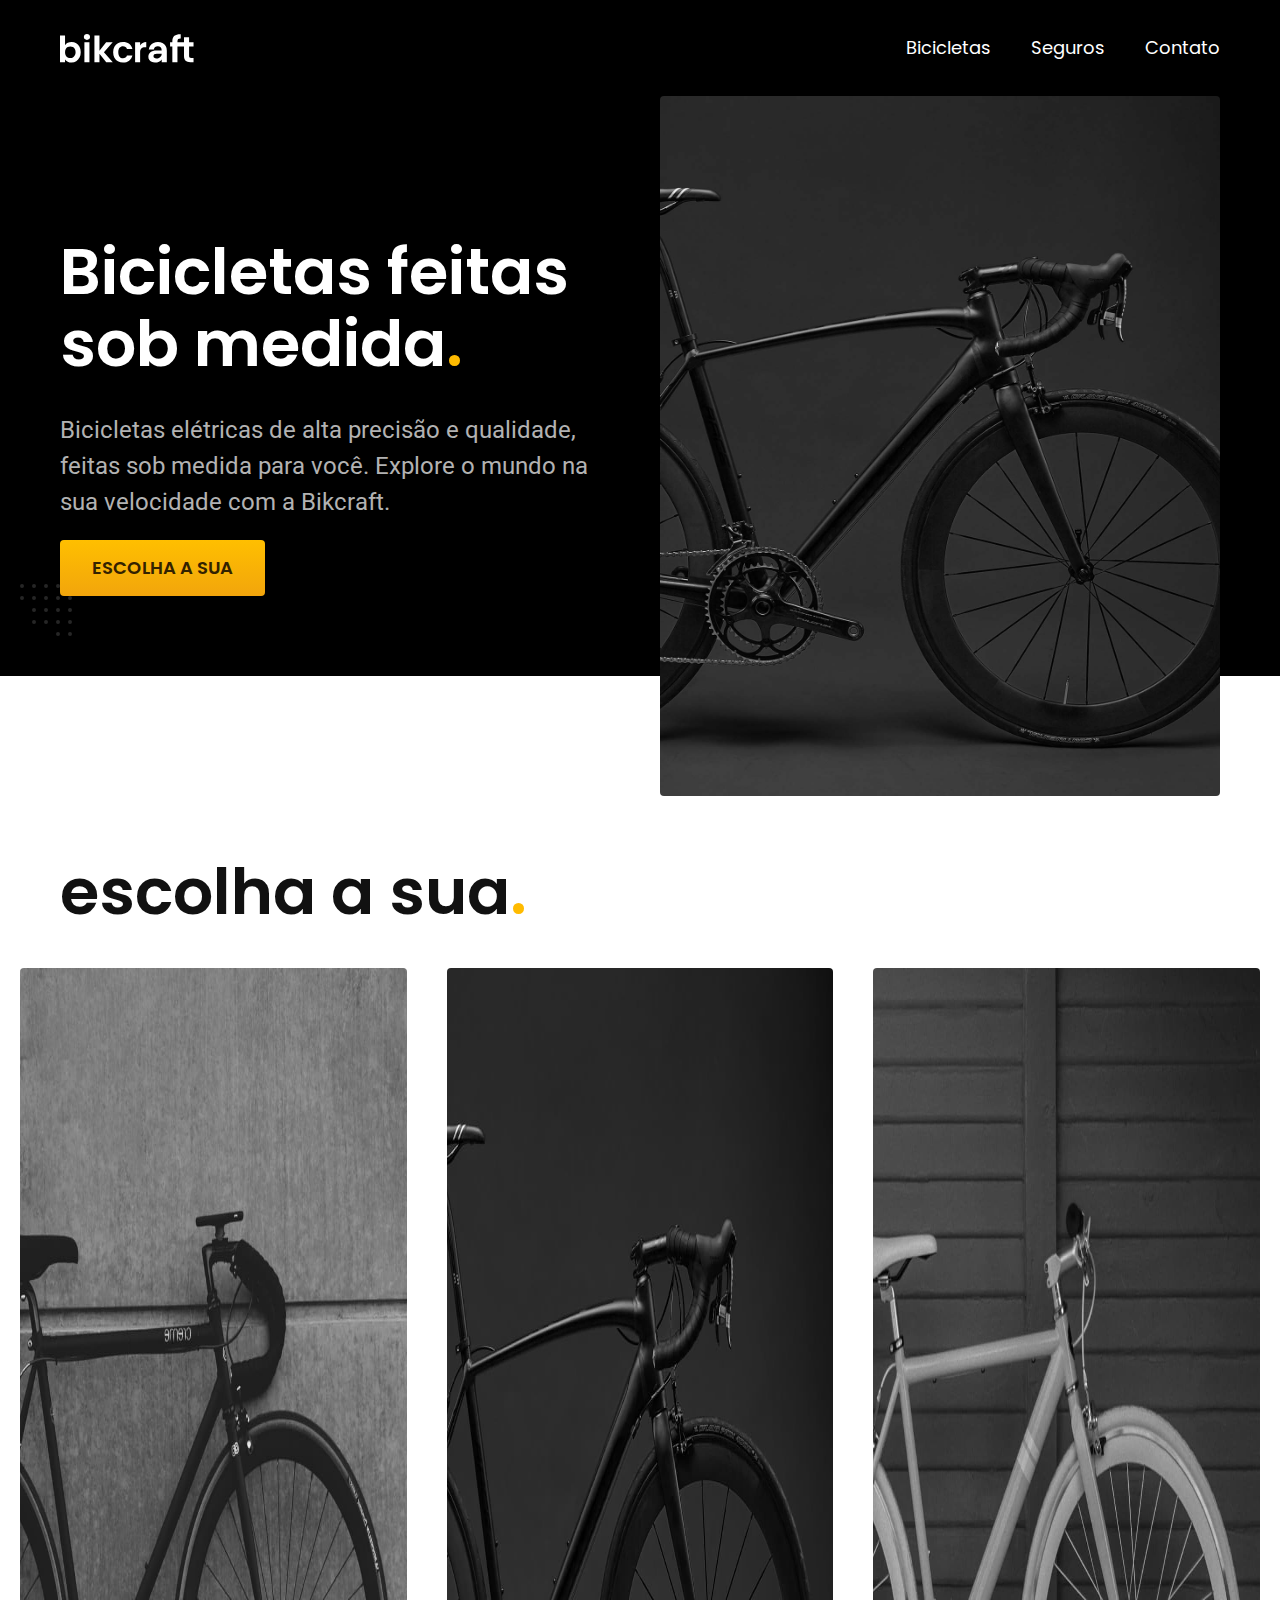
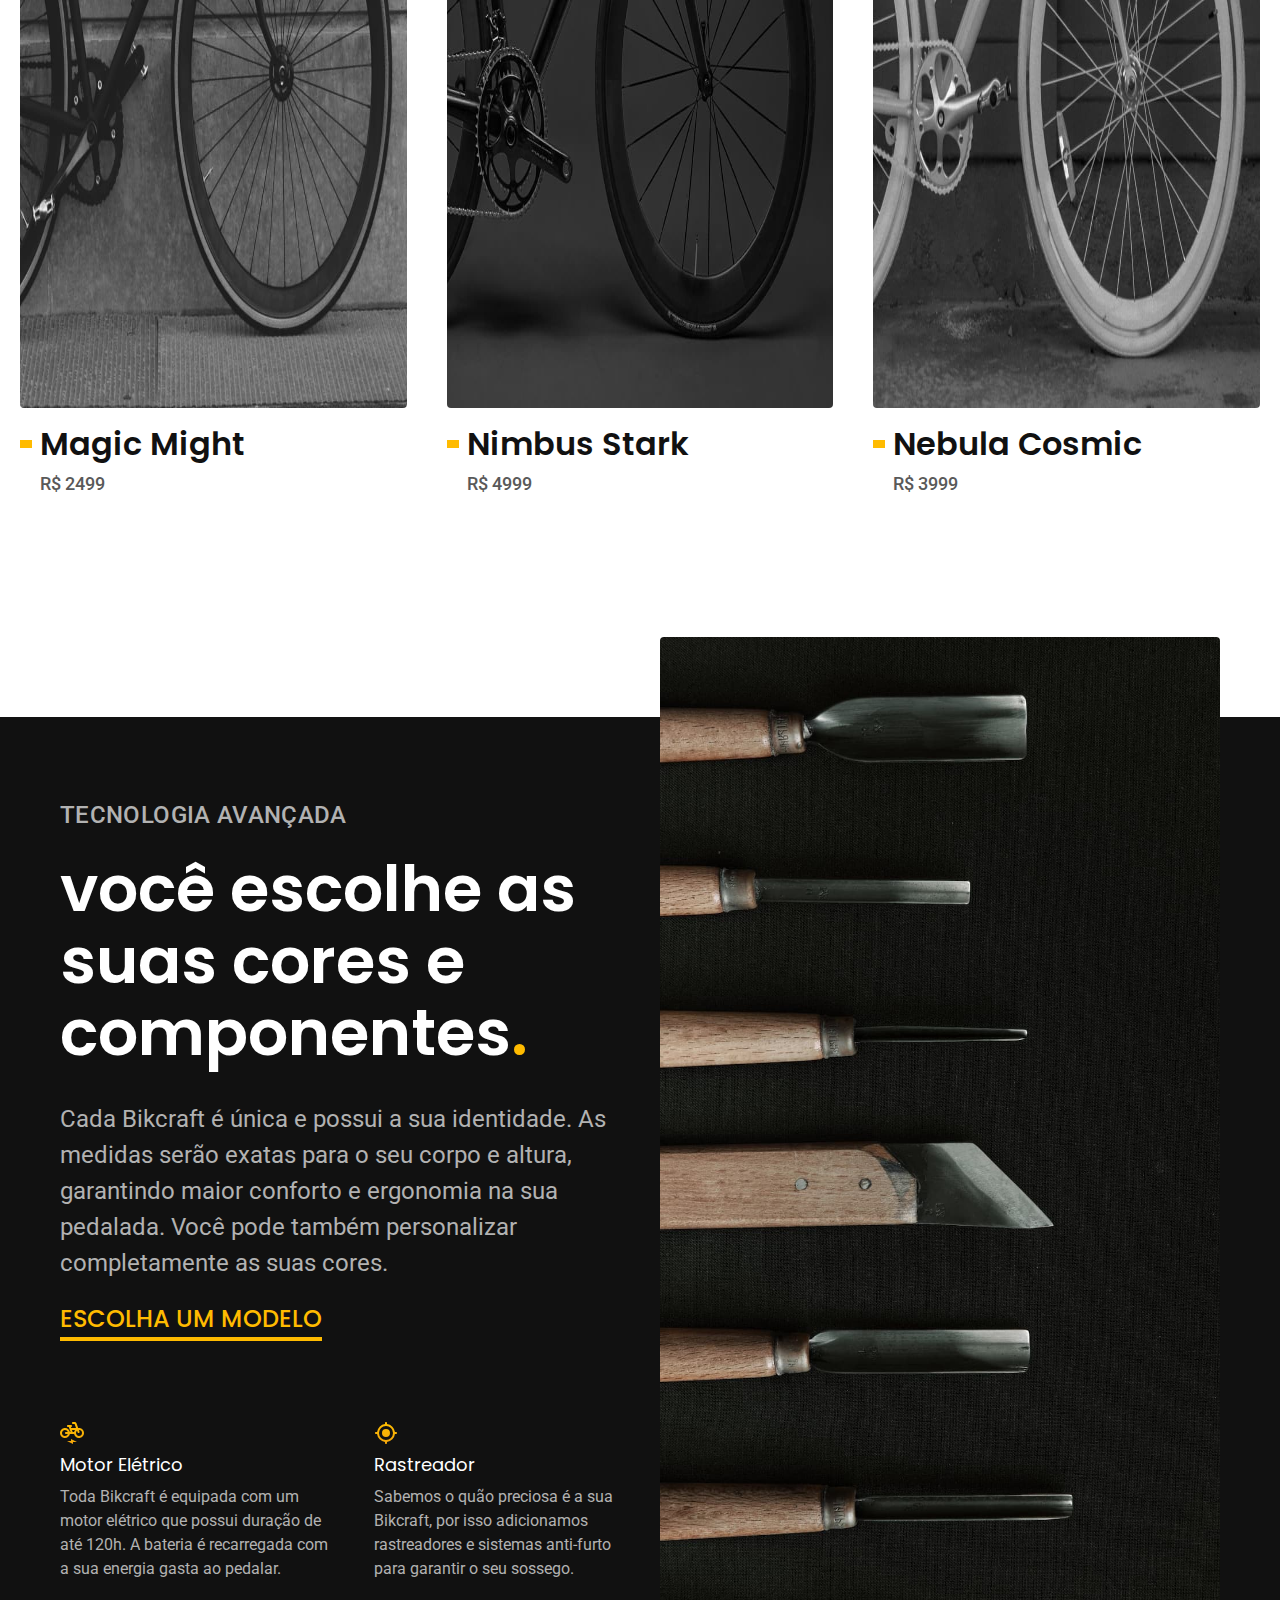
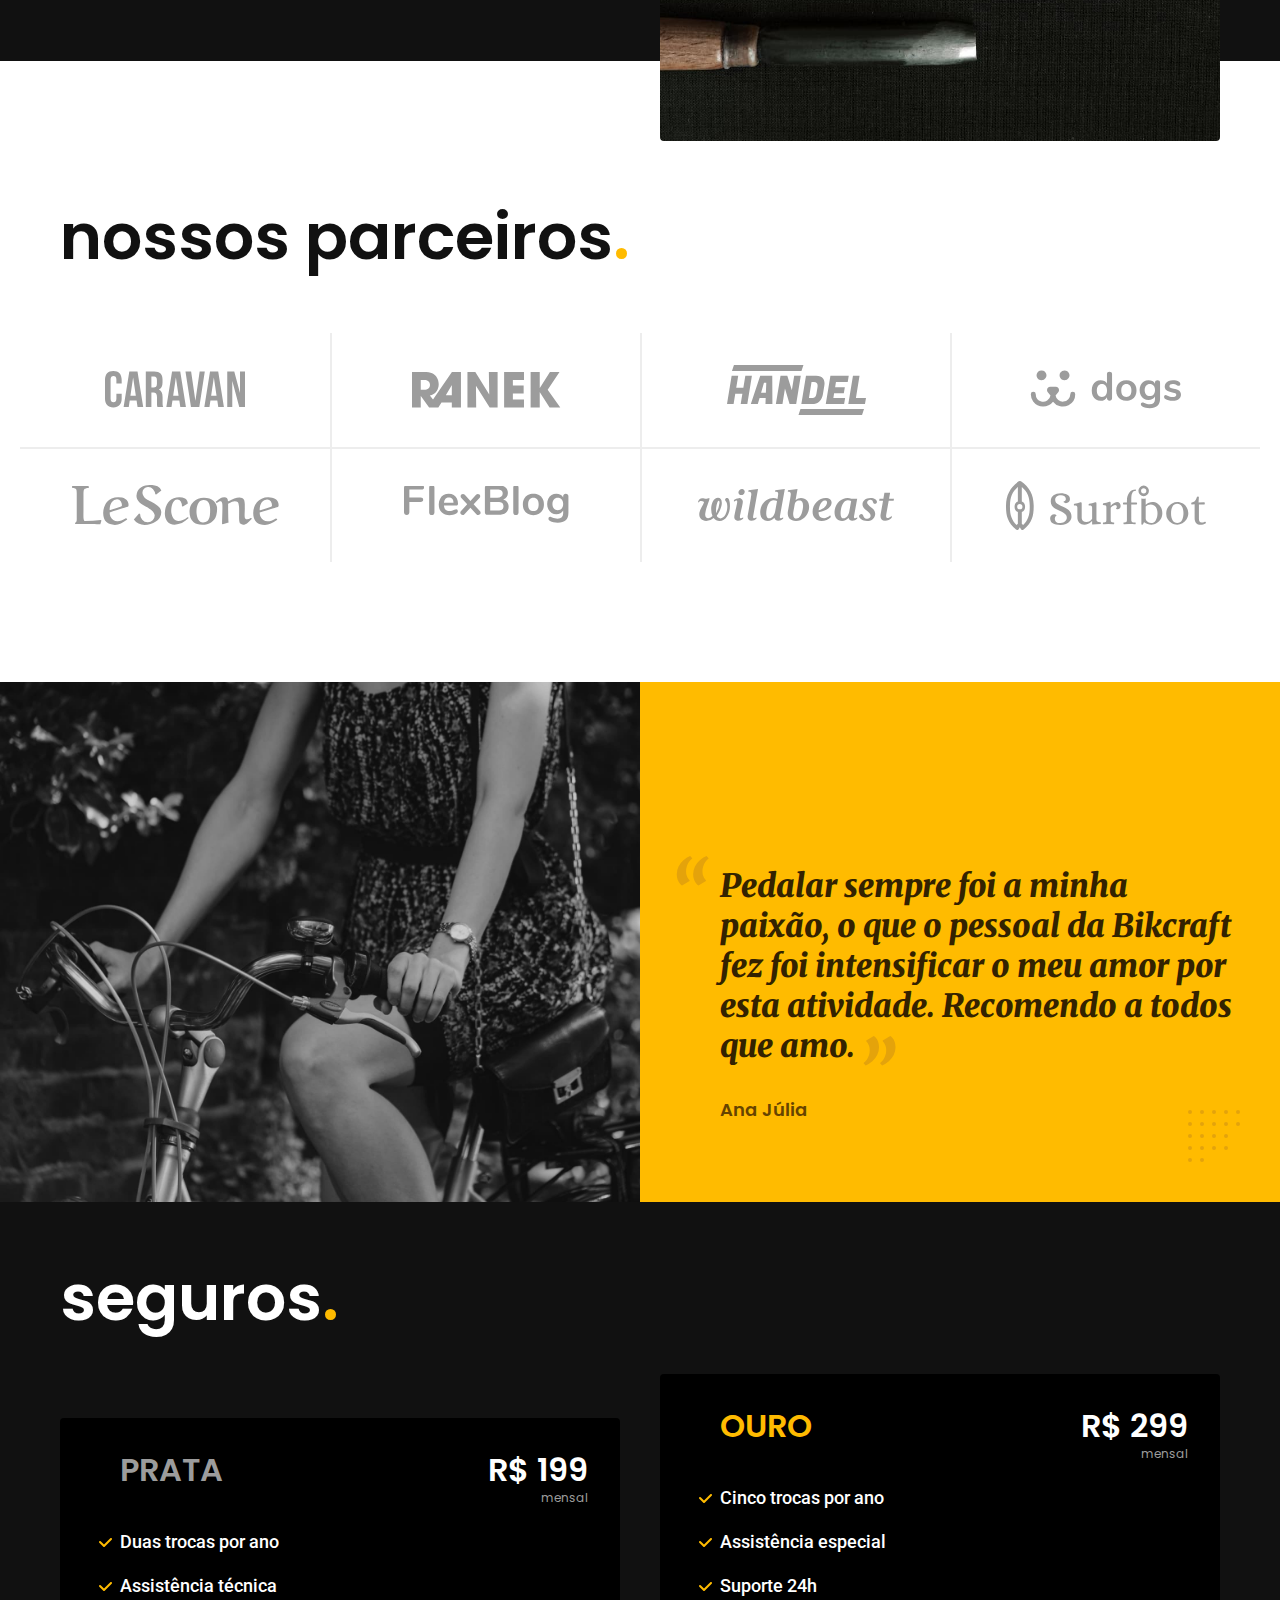
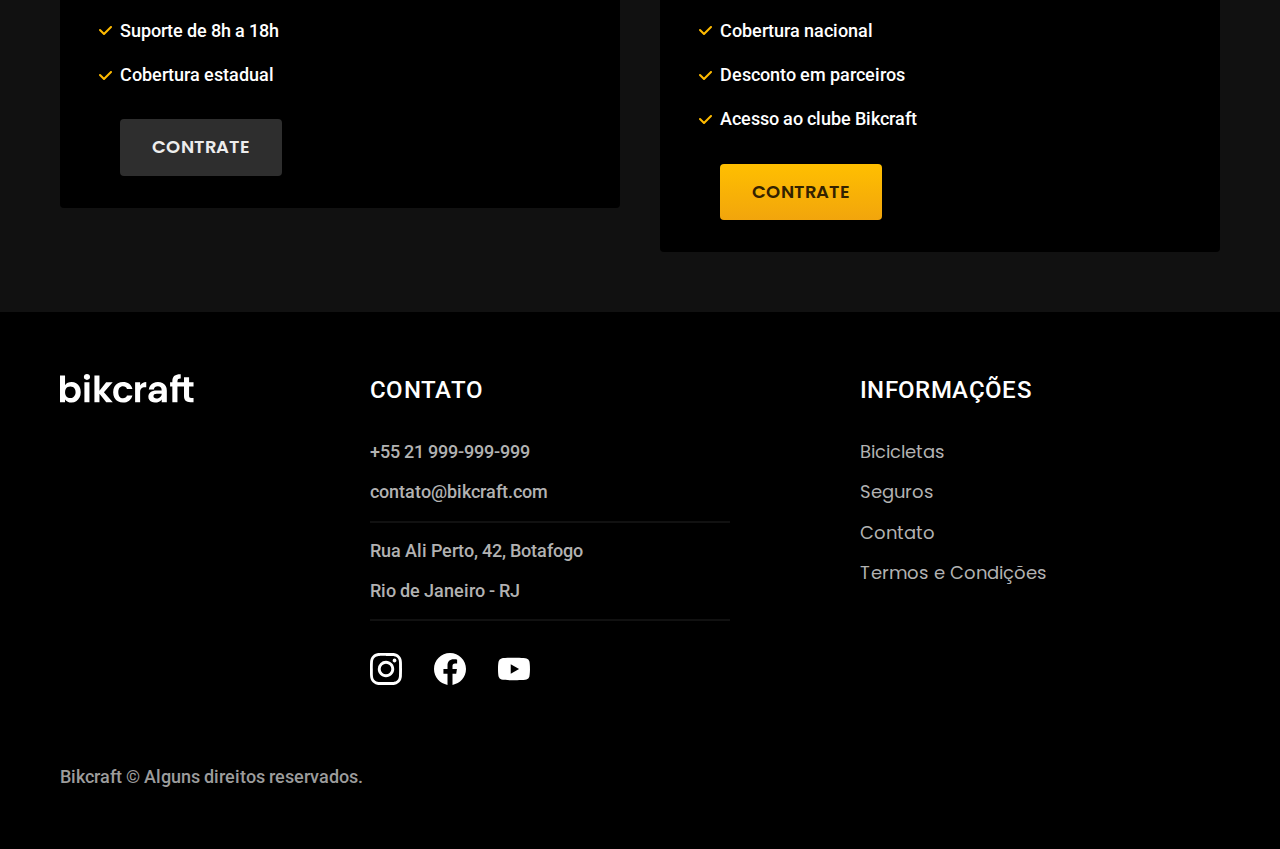
<file: index.html>
<!DOCTYPE html>
<html lang="pt-br">

<head>
  <meta charset="UTF-8">
  <meta http-equiv="X-UA-Compatible" content="IE=edge">
  <meta name="viewport" content="width=device-width, initial-scale=1.0">
  <meta name="description"
    content="Bicicletas elétricas de alta precisão e qualidade, feitas sob medida para o cliente. Explore o mundo na sua velocidade com a Bikcraft.">
  <title>Bikcraft - Bicicletas Elétricas</title>

  <link rel="preload" href="./css/styles.css" as="style">
  <link rel="stylesheet" href="./css/styles.css">
  <link rel="preconnect" href="https://fonts.googleapis.com">
  <link rel="preconnect" href="https://fonts.gstatic.com" crossorigin>
  <link
    href="https://fonts.googleapis.com/css2?family=Merriweather:ital,wght@1,900&family=Poppins:wght@400;600&family=Roboto:wght@400;500&display=swap"
    rel="stylesheet">

  <script>
    document.documentElement.classList.add('js');
  </script>

</head>

<body>
  <header class="header-bg">
    <div class="header container">
      <a href="./"><img src="./img/bikcraft.svg" width="136" height="32" alt="Bikcraft"></a>
      <nav aria-label="primaria">
        <ul class="header-menu font-1-m cor-0">
          <li><a href="./bicicletas.html">Bicicletas</a></li>
          <li><a href="./seguros.html">Seguros</a></li>
          <li><a href="./contato.html">Contato</a></li>
        </ul>
      </nav>
    </div>
  </header>

  <main class="introducao-bg">
    <div class="introducao container">
      <div class="introducao-conteudo">
        <h1 class="font-1-xxl cor-0 fadeInDown" data-anime="200">Bicicletas feitas sob medida<span
            class="cor-p1">.</span></h1>
        <p class="font-2-l cor-5 fadeInDown" data-anime="400">Bicicletas elétricas de alta precisão e qualidade,
          feitas
          sob medida
          para você.
          Explore o
          mundo na sua
          velocidade com a Bikcraft.</p>
        <a class="botao fadeInDown" href="./bicicletas.html" data-anime="600">Escolha a sua</a>
      </div>
      <picture class="fadeInDown" data-anime="800">
        <source media="(max-width: 800px)" srcset="./img/bicicletas/nimbus.jpg">
        <img src="./img/fotos/introducao.jpg" width="1280" height="1600" alt="Bicicleta elétrica preta.">
      </picture>

    </div>
  </main>

  <article class="bicicletas-lista">
    <h2 class="container font-1-xxl">escolha a sua<span class="cor-p1">.</span></h2>
    <ul>
      <li>
        <a href="./bicicletas/magic.html">
          <img src="./img/bicicletas/magic-home.jpg" width="920" height="1040" alt="Bicicleta Magic Might">
          <h3 class="font-1-xl">Magic Might</h3>
          <span class="font-2-m cor-8">R$ 2499</span>
        </a>
      </li>
      <li>
        <a href="./bicicletas/nimbus.html">
          <img src="./img/bicicletas/nimbus-home.jpg" width="920" height="1040" alt="Bicicleta Nimbus Stark">
          <h3 class="font-1-xl">Nimbus Stark</h3>
          <span class="font-2-m cor-8">R$ 4999</span>
        </a>
      </li>
      <li>
        <a href="./bicicletas/nebula.html">
          <img src="./img/bicicletas/nebula-home.jpg" width="920" height="1040" alt="Bicicleta Nebula Cosmic">
          <h3 class="font-1-xl">Nebula Cosmic</h3>
          <span class="font-2-m cor-8">R$ 3999</span>
        </a>
      </li>
    </ul>
  </article>

  <article class="tecnologia-bg">
    <div class="tecnologia container">
      <div class="tecnologia-conteudo">
        <span class="font-2-l-b cor-5">Tecnologia Avançada</span>
        <h2 class="font-1-xxl cor-0">você escolhe as suas cores e componentes<span class="cor-p1">.</span></h2>
        <p class="font-2-l cor-5">Cada Bikcraft é única e possui a sua identidade. As medidas serão exatas para o seu
          corpo e altura,
          garantindo maior conforto e ergonomia na sua pedalada. Você pode também personalizar completamente as suas
          cores.</p>
        <a class="link" href="./bicicletas.html">Escolha um modelo</a>
        <div class="tecnologia-vantagens">
          <div>
            <img src="./img/icones/eletrica.svg" width="24" height="24" alt="">
            <h3 class="font-1-m cor-0">Motor Elétrico</h3>
            <p class="font-2-s cor-5">Toda Bikcraft é equipada com um motor elétrico que possui duração de até 120h. A
              bateria é recarregada com
              a sua energia gasta ao pedalar.</p>
          </div>
          <div>
            <img src="./img/icones/rastreador.svg" width="24" height="24" alt="">
            <h3 class="font-1-m cor-0">Rastreador</h3>
            <p class="font-2-s cor-5">Sabemos o quão preciosa é a sua Bikcraft, por isso adicionamos rastreadores e
              sistemas anti-furto para
              garantir o seu sossego.</p>
          </div>
        </div>
      </div>
      <div class="tecnologia-imagem">
        <img src="./img/fotos/tecnologia.jpg" width="1200" height="1920" alt="">
      </div>
    </div>
  </article>

  <section class="parceiros" aria-label="Nossos Parceiros">
    <h2 class="container font-1-xxl">nossos parceiros<span class="cor-p1">.</span></h2>
    <ul>
      <li><img src="./img/parceiros/caravan.svg" width="140" height="38" alt="caravan"></li>
      <li><img src="./img/parceiros/ranek.svg" width="149" height="36" alt="ranek"></li>
      <li><img src="./img/parceiros/handel.svg" width="139" height="50" alt="handel"></li>
      <li><img src="./img/parceiros/dogs.svg" width="152" height="39" alt="dogs"></li>
      <li><img src="./img/parceiros/lescone.svg" width="208" height="41" alt="lescone"></li>
      <li><img src="./img/parceiros/flexblog.svg" width="165" height="38" alt="flexblog"></li>
      <li><img src="./img/parceiros/wildbeast.svg" width="196" height="34" alt="wildbeast"></li>
      <li><img src="./img/parceiros/surfbot.svg" width="200" height="49" alt="surfbot"></li>

    </ul>
  </section>

  <section class="depoimento" aria-label="Depoimento">
    <div>
      <img src="./img/fotos/depoimento.jpg" width="1560" height="1360" alt="Pessoa pedalando uma bicicleta Bikcraft">
    </div>
    <div class="depoimento-conteudo">
      <blockquote class="font-1-xl cor-p5">
        <p>
          Pedalar sempre foi a minha paixão, o que o pessoal da Bikcraft fez foi intensificar o meu amor por esta
          atividade. Recomendo a todos que amo.
        </p>
      </blockquote>
      <span class="font-1-m-b cor-p4">Ana Júlia</span>
    </div>
  </section>

  <article class="seguros-bg">
    <div class="seguros container">
      <h2 class="font-1-xxl cor-0">seguros<span class="cor-p1">.</span></h2>
      <div class="seguros-item">
        <h3 class="font-1-xl cor-6">PRATA</h3>
        <span class="font-1-xl cor-0">R$ 199 <span class="font-1-xs cor-6">mensal</span></span>
        <ul class="font-2-m cor-0">
          <li>Duas trocas por ano</li>
          <li>Assistência técnica</li>
          <li>Suporte de 8h a 18h</li>
          <li>Cobertura estadual</li>
        </ul>
        <a class="botao secundario" href="./orcamento.html">Contrate</a>
      </div>

      <div class="seguros-item">
        <h3 class="font-1-xl cor-p1">OURO</h3>
        <span class="font-1-xl cor-0">R$ 299 <span class="font-1-xs cor-6">mensal</span></span>
        <ul class="font-2-m cor-0">
          <li>Cinco trocas por ano</li>
          <li>Assistência especial</li>
          <li>Suporte 24h</li>
          <li>Cobertura nacional</li>
          <li>Desconto em parceiros</li>
          <li>Acesso ao clube Bikcraft</li>
        </ul>
        <a class="botao" href="./orcamento.html">Contrate</a>
      </div>
    </div>
  </article>

  <footer class="footer-bg">
    <div class="footer container">
      <a href="../">
        <img src="../img/bikcraft.svg" width="136" height="32" alt="">
      </a>
      <div class="footer-contato">
        <h3 class="font-2-l-b cor-0">Contato</h3>
        <ul class="font-2-m cor-5">
          <li><a href="tel:+5521999999999">+55 21 999-999-999</a></li>
          <li><a href="mailto:contato@bikcraft.com">contato@bikcraft.com</a></li>
          <li>Rua Ali Perto, 42, Botafogo</li>
          <li>Rio de Janeiro - RJ</li>
        </ul>
        <div class="footer-redes">
          <a href="./">
            <img src="./img/redes/instagram.svg" width="32" height="32" alt="Instagram">
          </a>
          <a href="./">
            <img src="./img/redes/facebook.svg" width="32" height="32" alt="Facebook">
          </a>
          <a href="./">
            <img src="./img/redes/youtube.svg" width="32" height="32" alt="YouTube">
          </a>
        </div>
      </div>
      <div class="footer-informacoes">
        <h3 class="font-2-l-b cor-0">Informações</h3>
        <nav>
          <ul class="font-1-m cor-5">
            <li><a href="./bicicletas.html">Bicicletas</a></li>
            <li><a href="./seguros.html">Seguros</a></li>
            <li><a href="./contato.html">Contato</a></li>
            <li><a href="./termos.html">Termos e Condições</a></li>
          </ul>
        </nav>
      </div>
      <p class="footer-copy font-2-m cor-6">Bikcraft &copy; Alguns direitos reservados.</p>
    </div>

  </footer>

  <script src="./js/plugins/simple-anime.js"></script>
  <script src="./js/script.js"></script>
</body>

</html>
</file>
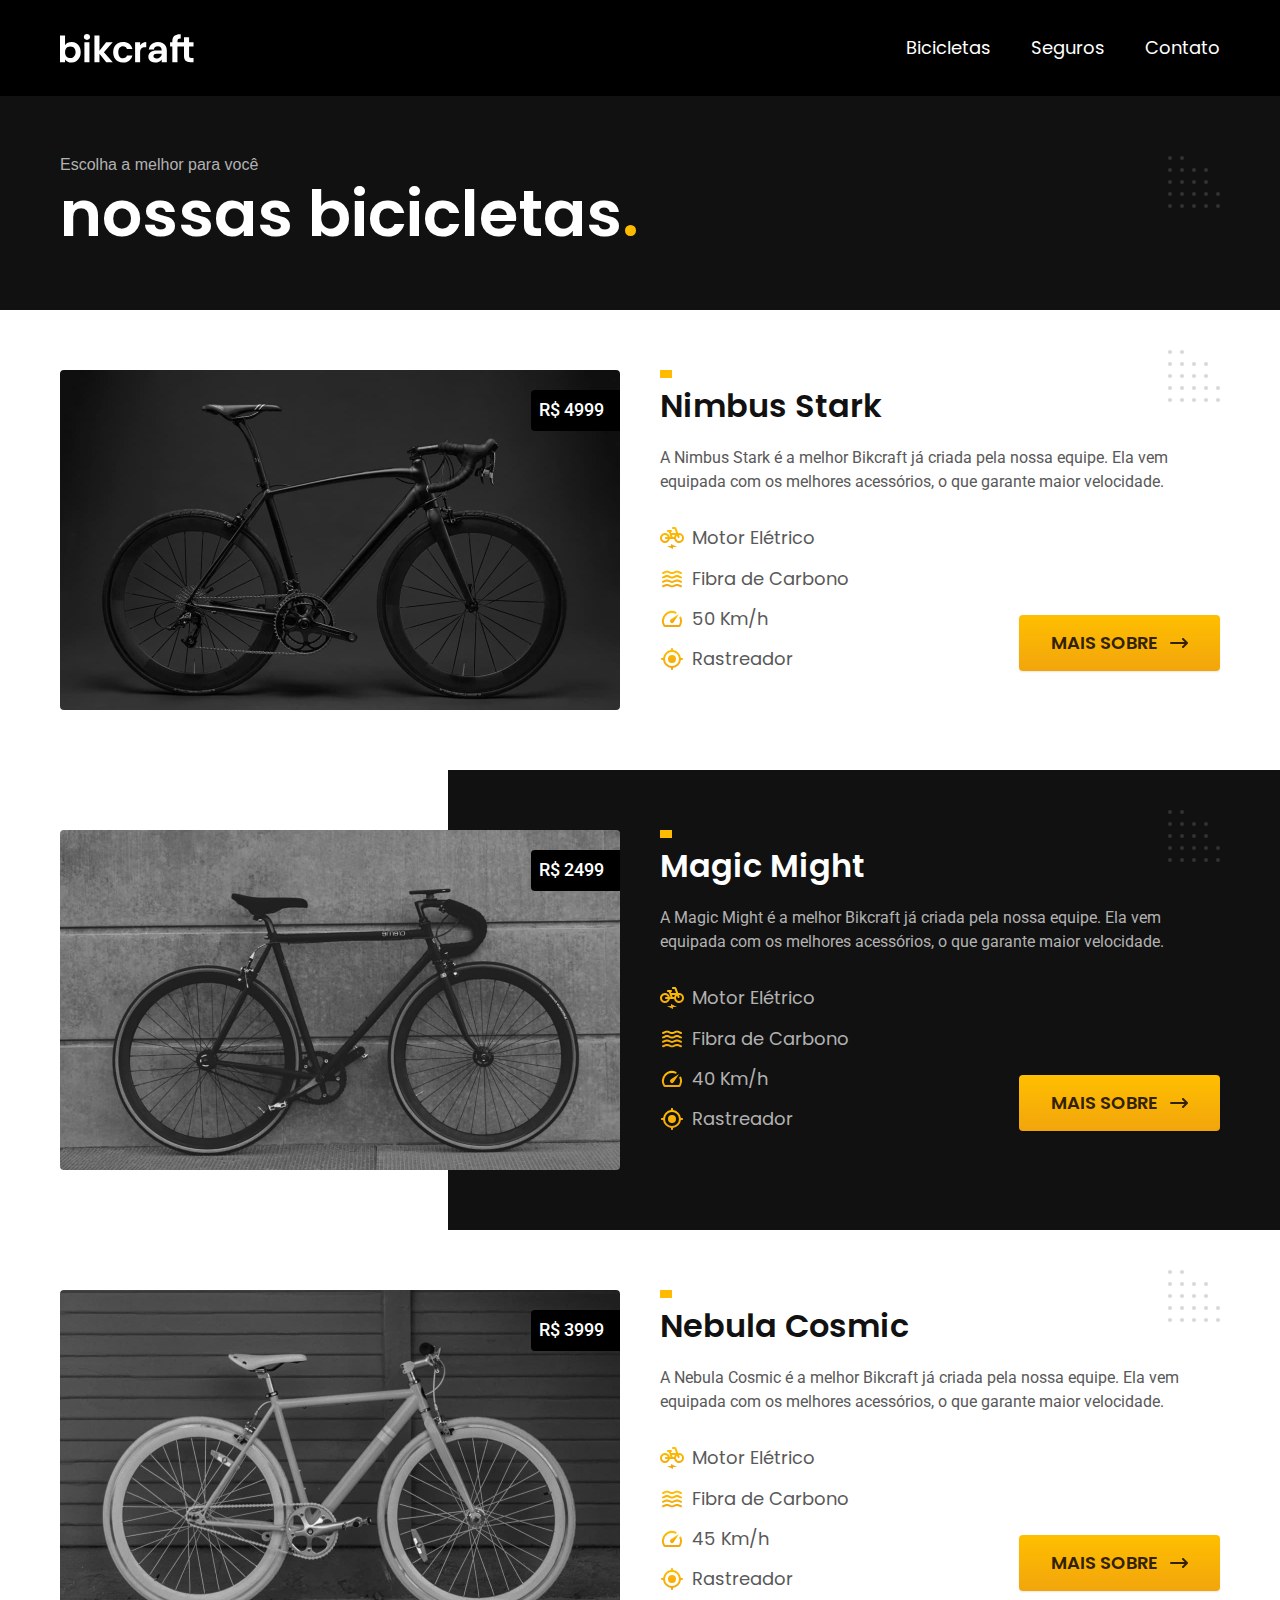
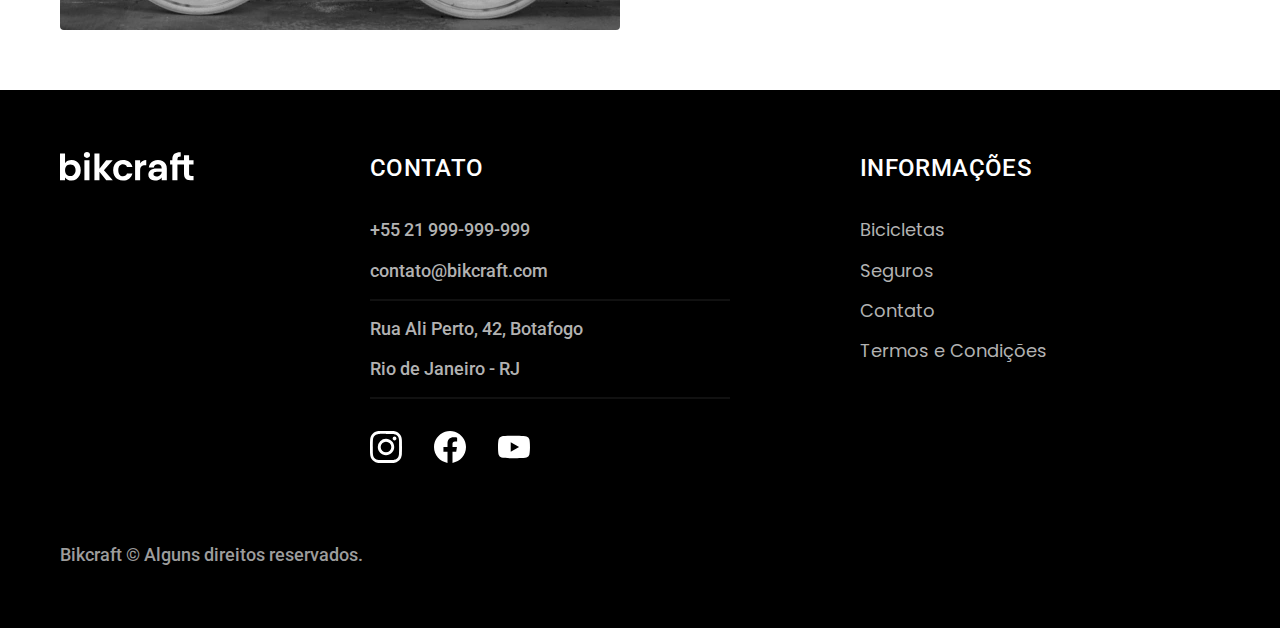
<file: bicicletas.html>
<!DOCTYPE html>
<html lang="pt-br">

<head>
  <meta charset="UTF-8">
  <meta http-equiv="X-UA-Compatible" content="IE=edge">
  <meta name="viewport" content="width=device-width, initial-scale=1.0">
  <meta name="description" content="Termos e condições">
  <title>Bicicletas | Bikcraft</title>
  <link rel="preload" href="./css/styles.css" as="style">
  <link rel="stylesheet" href="./css/styles.css">
  <link rel="preconnect" href="https://fonts.googleapis.com">
  <link rel="preconnect" href="https://fonts.gstatic.com" crossorigin>
  <link
    href="https://fonts.googleapis.com/css2?family=Merriweather:ital,wght@1,900&family=Poppins:wght@400;600&family=Roboto:wght@400;500&display=swap"
    rel="stylesheet">

  <script>
    document.documentElement.classList.add('js');
  </script>

</head>

<body id="bicicletas">
  <header class="header-bg">
    <div class="header container">
      <a href="./"><img src="./img/bikcraft.svg" alt="Bikcraft"></a>
      <nav aria-label="primaria">
        <ul class="header-menu font-1-m cor-0">
          <li><a href="./bicicletas.html">Bicicletas</a></li>
          <li><a href="./seguros.html">Seguros</a></li>
          <li><a href="./contato.html">Contato</a></li>
        </ul>
      </nav>
    </div>
  </header>

  <main>
    <div class="titulo-bg">
      <div class="titulo container">
        <p class="font-2-1-b cor-5">Escolha a melhor para você</p>
        <h1 class="font-1-xxl cor-0">nossas bicicletas<span class="cor-p1">.</span></h1>
      </div>
    </div>

    <div class="bicicletas container">
      <div class="bicicletas-imagem">
        <img src="./img/bicicletas/nimbus.jpg" alt="Bicicleta preta">
        <span class="font-2-m cor-0">R$ 4999</span>
      </div>
      <div class="bicicletas-conteudo">
        <h2 class="font-1-xl">Nimbus Stark</h2>
        <p class="font-2-s cor-8">A Nimbus Stark é a melhor Bikcraft já criada pela nossa equipe. Ela vem equipada com
          os melhores acessórios, o que garante maior velocidade.
        </p>
        <ul class="font-1-m cor-8">
          <li>
            <img src="./img/icones/eletrica.svg" alt="">
            Motor Elétrico
          </li>
          <li>
            <img src="./img/icones/carbono.svg" alt="">
            Fibra de Carbono
          </li>
          <li>
            <img src="./img/icones/velocidade.svg" alt="">
            50 Km/h
          </li>
          <li>
            <img src="./img/icones/rastreador.svg" alt="">
            Rastreador
          </li>
        </ul>
        <a class="botao seta" href="./bicicletas/nimbus.html">Mais Sobre</a>

      </div>
    </div>

    <div class="bicicletas-bg">
      <div class="bicicletas container">
        <div class="bicicletas-imagem">
          <img src="./img/bicicletas/magic.jpg" alt="Bicicleta preta">
          <span class="font-2-m cor-0">R$ 2499</span>
        </div>
        <div class="bicicletas-conteudo">
          <h2 class="font-1-xl cor-0">Magic Might</h2>
          <p class="font-2-s cor-5">A Magic Might é a melhor Bikcraft já criada pela nossa equipe. Ela vem equipada com
            os melhores acessórios, o que garante maior velocidade.
          </p>
          <ul class="font-1-m cor-5">
            <li>
              <img src="./img/icones/eletrica.svg" alt="">
              Motor Elétrico
            </li>
            <li>
              <img src="./img/icones/carbono.svg" alt="">
              Fibra de Carbono
            </li>
            <li>
              <img src="./img/icones/velocidade.svg" alt="">
              40 Km/h
            </li>
            <li>
              <img src="./img/icones/rastreador.svg" alt="">
              Rastreador
            </li>
          </ul>
          <a class="botao seta" href="./bicicletas/magic.html">Mais Sobre</a>

        </div>
      </div>
    </div>

    <div class="bicicletas container">
      <div class="bicicletas-imagem">
        <img src="./img/bicicletas/nebula.jpg" alt="Bicicleta preta">
        <span class="font-2-m cor-0">R$ 3999</span>
      </div>
      <div class="bicicletas-conteudo">
        <h2 class="font-1-xl">Nebula Cosmic</h2>
        <p class="font-2-s cor-8">A Nebula Cosmic é a melhor Bikcraft já criada pela nossa equipe. Ela vem equipada
          com
          os melhores acessórios, o que garante maior velocidade.
        </p>
        <ul class="font-1-m cor-8">
          <li>
            <img src="./img/icones/eletrica.svg" alt="">
            Motor Elétrico
          </li>
          <li>
            <img src="./img/icones/carbono.svg" alt="">
            Fibra de Carbono
          </li>
          <li>
            <img src="./img/icones/velocidade.svg" alt="">
            45 Km/h
          </li>
          <li>
            <img src="./img/icones/rastreador.svg" alt="">
            Rastreador
          </li>
        </ul>
        <a class="botao seta" href="./bicicletas/nebula.html">Mais Sobre</a>
      </div>
    </div>

  </main>

  <footer class="footer-bg">
    <div class="footer container">
      <a href="../">
        <img src="../img/bikcraft.svg" alt="">
      </a>
      <div class="footer-contato">
        <h3 class="font-2-l-b cor-0">Contato</h3>
        <ul class="font-2-m cor-5">
          <li><a href="tel:+5521999999999">+55 21 999-999-999</a></li>
          <li><a href="mailto:contato@bikcraft.com">contato@bikcraft.com</a></li>
          <li>Rua Ali Perto, 42, Botafogo</li>
          <li>Rio de Janeiro - RJ</li>
        </ul>
        <div class="footer-redes">
          <a href="./">
            <img src="./img/redes/instagram.svg" alt="Instagram">
          </a>
          <a href="./">
            <img src="./img/redes/facebook.svg" alt="Facebook">
          </a>
          <a href="./">
            <img src="./img/redes/youtube.svg" alt="YouTube">
          </a>
        </div>
      </div>
      <div class="footer-informacoes">
        <h3 class="font-2-l-b cor-0">Informações</h3>
        <nav>
          <ul class="font-1-m cor-5">
            <li><a href="./bicicletas.html">Bicicletas</a></li>
            <li><a href="./seguros.html">Seguros</a></li>
            <li><a href="./contato.html">Contato</a></li>
            <li><a href="./termos.html">Termos e Condições</a></li>
          </ul>
        </nav>
      </div>
      <p class="footer-copy font-2-m cor-6">Bikcraft &copy; Alguns direitos reservados.</p>
    </div>

  </footer>
  <script src="./js/script.js"></script>
</body>

</html>
</file>
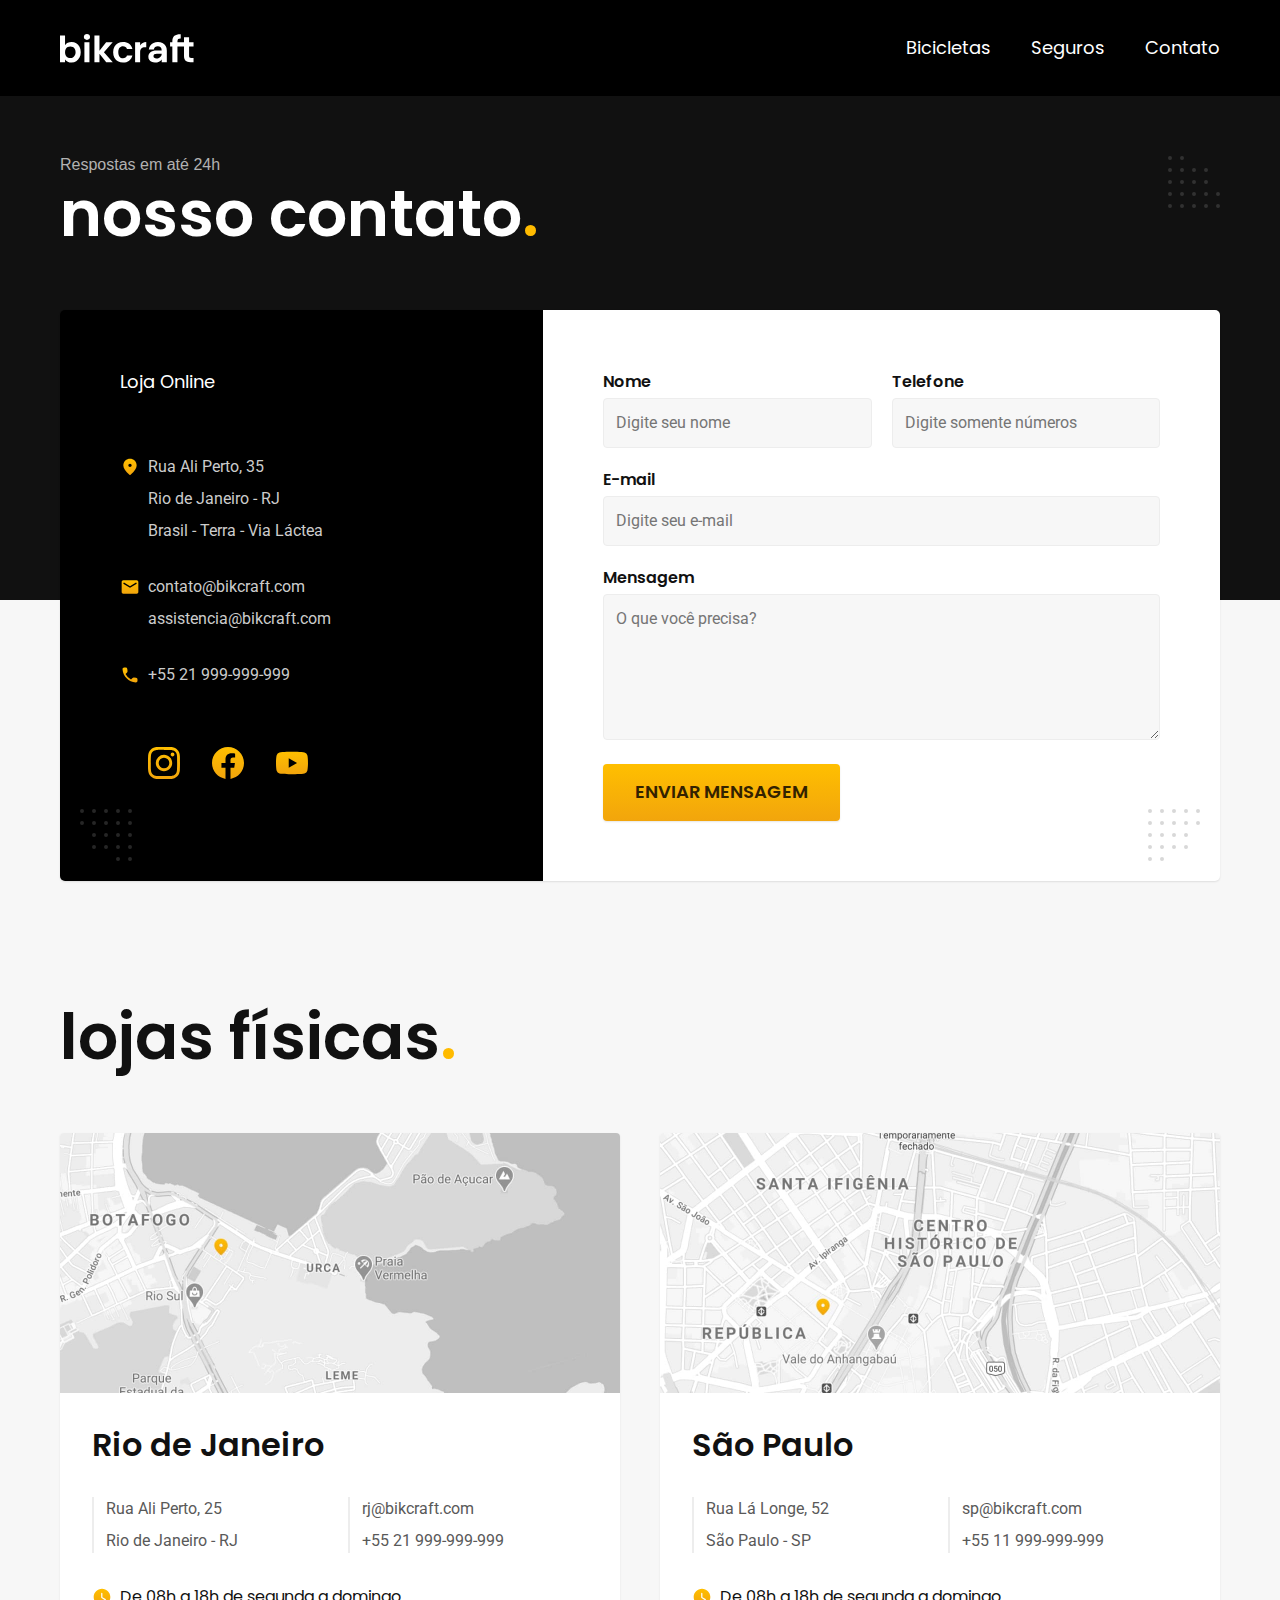
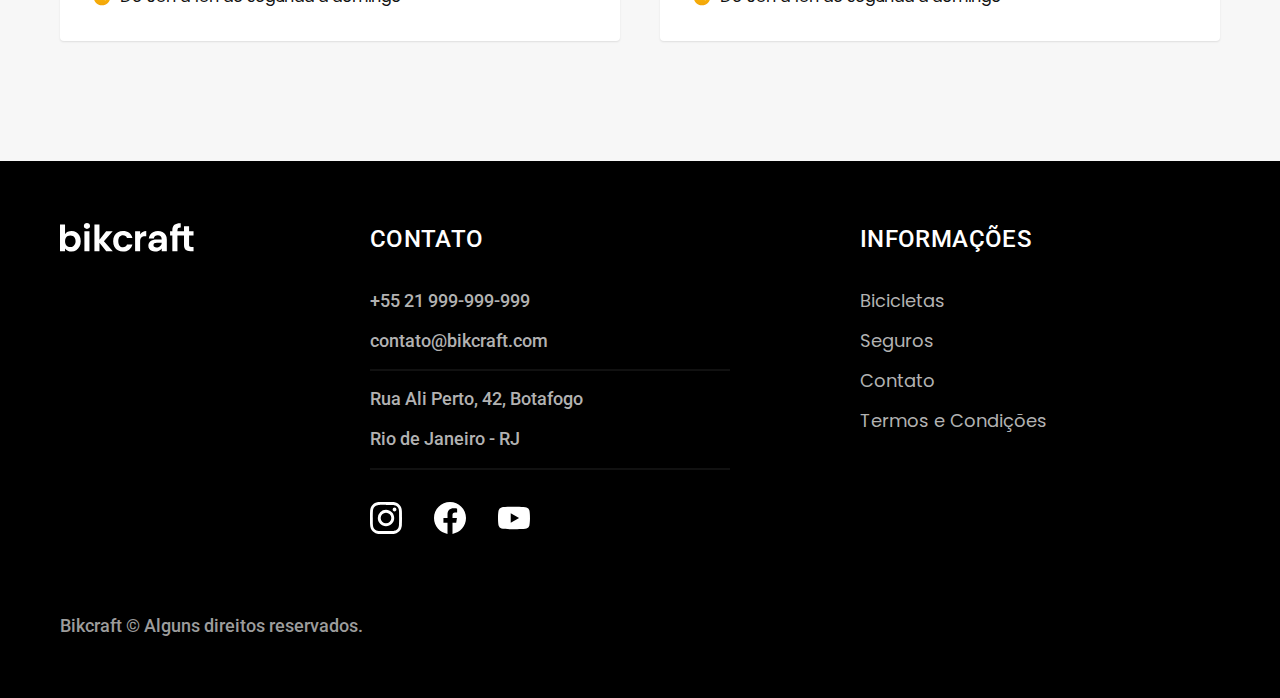
<file: contato.html>
<!DOCTYPE html>
<html lang="pt-br">

<head>
  <meta charset="UTF-8">
  <meta http-equiv="X-UA-Compatible" content="IE=edge">
  <meta name="viewport" content="width=device-width, initial-scale=1.0">
  <meta name="description" content="Termos e condições">
  <title>Contato | Bikcraft</title>
  <link rel="preload" href="./css/styles.css" as="style">
  <link rel="stylesheet" href="./css/styles.css">
  <link rel="preconnect" href="https://fonts.googleapis.com">
  <link rel="preconnect" href="https://fonts.gstatic.com" crossorigin>
  <link
    href="https://fonts.googleapis.com/css2?family=Merriweather:ital,wght@1,900&family=Poppins:wght@400;600&family=Roboto:wght@400;500&display=swap"
    rel="stylesheet">

  <script>
    document.documentElement.classList.add('js');
  </script>

</head>

<body id="contato">
  <header class="header-bg">
    <div class="header container">
      <a href="./"><img src="./img/bikcraft.svg" alt="Bikcraft"></a>
      <nav aria-label="primaria">
        <ul class="header-menu font-1-m cor-0">
          <li><a href="./bicicletas.html">Bicicletas</a></li>
          <li><a href="./seguros.html">Seguros</a></li>
          <li><a href="./contato.html">Contato</a></li>
        </ul>
      </nav>
    </div>
  </header>

  <main>
    <div class="titulo-bg">
      <div class="titulo container">
        <p class="font-2-1-b cor-5">Respostas em até 24h</p>
        <h1 class="font-1-xxl cor-0">nosso contato<span class="cor-p1">.</span></h1>
      </div>
    </div>

    <div class="contato container">
      <section class="contato-dados" aria-label="Endereço">
        <h2 class="font-1-m cor-0">Loja Online</h2>
        <div class="contato-endereco font-2-s cor-4">
          <p>Rua Ali Perto, 35</p>
          <p>Rio de Janeiro - RJ</p>
          <p>Brasil - Terra - Via Láctea</p>
        </div>
        <address class="contato-meios font-2-s cor-4">
          <a href="mailto:contato@bikcraft.com">contato@bikcraft.com</a>
          <a href="mailto:assistencia@bikcraft.com">assistencia@bikcraft.com</a>
          <a href="tel:+5521999999999">+55 21 999-999-999</a>
        </address>
        <div class="contato-redes">
          <a href="./">
            <img src="./img/redes/instagram-p.svg" alt="Instagram">
          </a>
          <a href="./">
            <img src="./img/redes/facebook-p.svg" alt="Facebook">
          </a>
          <a href="./">
            <img src="./img/redes/youtube-p.svg" alt="YouTube">
          </a>
        </div>
      </section>
      <section class="contato-formulario" aria-label="Formulário">
        <form class="form" action="./contato.html">
          <div>
            <label for="nome">Nome</label>
            <input type="text" id="nome" name="nome" placeholder="Digite seu nome">
          </div>
          <div>
            <label for="telefone">Telefone</label>
            <input type="tel" id="telefone" name="telefone" placeholder="Digite somente números">
          </div>
          <div class="col-2">
            <label for="email">E-mail</label>
            <input type="email" id="email" name="email" placeholder="Digite seu e-mail">
          </div>
          <div class="col-2">
            <label for="mensagem">Mensagem</label>
            <textarea name="mensagem" id="mensagem" rows="5" placeholder="O que você precisa?"></textarea>
          </div>
          <button class="botao col-2">Enviar Mensagem</button>
        </form>
      </section>
    </div>
  </main>

  <article class="lojas container">
    <h2 class="font-1-xxl">lojas físicas<span class="cor-p1">.</span></h2>
    <div class="lojas-item">
      <img src="./img/lojas/rj.jpg" alt="Mapa marcando o endereço em Rua Ali Perto, 25, Rio de Janeiro - RJ">
      <div class="lojas-conteudo">
        <h3 class="font-1-xl">Rio de Janeiro</h3>
        <div class="lojas-dados font-2-s cor-8">
          <p>Rua Ali Perto, 25</p>
          <p>Rio de Janeiro - RJ</p>
        </div>
        <div class="lojas-dados font-2-s cor-8">
          <a href="mailto:rj@bikcraft.com">rj@bikcraft.com</a>
          <a href="tel:+5521999999999">+55 21 999-999-999</a>
        </div>
        <p class="lojas-horario font-1-s"><img src="./img/icones/horario.svg" alt="">De 08h a 18h de segunda a domingo
        </p>
      </div>
    </div>
    <div class="lojas-item">
      <img src="./img/lojas/sp.jpg" alt="Mapa marcando o endereço em Rua Lá Longe, 52, São Paulo - SP">
      <div class="lojas-conteudo">
        <h3 class="font-1-xl">São Paulo</h3>
        <div class="lojas-dados font-2-s cor-8">
          <p>Rua Lá Longe, 52</p>
          <p>São Paulo - SP</p>
        </div>
        <div class="lojas-dados font-2-s cor-8">
          <a href="mailto:sp@bikcraft.com">sp@bikcraft.com</a>
          <a href="tel:+5511999999999">+55 11 999-999-999</a>
        </div>
        <p class="lojas-horario font-1-s"><img src="./img/icones/horario.svg" alt="">De 08h a 18h de segunda a domingo
        </p>
      </div>
    </div>
  </article>

  <footer class="footer-bg">
    <div class="footer container">
      <a href="../">
        <img src="../img/bikcraft.svg" alt="">
      </a>
      <div class="footer-contato">
        <h3 class="font-2-l-b cor-0">Contato</h3>
        <ul class="font-2-m cor-5">
          <li><a href="tel:+5521999999999">+55 21 999-999-999</a></li>
          <li><a href="mailto:contato@bikcraft.com">contato@bikcraft.com</a></li>
          <li>Rua Ali Perto, 42, Botafogo</li>
          <li>Rio de Janeiro - RJ</li>
        </ul>
        <div class="footer-redes">
          <a href="./">
            <img src="./img/redes/instagram.svg" alt="Instagram">
          </a>
          <a href="./">
            <img src="./img/redes/facebook.svg" alt="Facebook">
          </a>
          <a href="./">
            <img src="./img/redes/youtube.svg" alt="YouTube">
          </a>
        </div>
      </div>
      <div class="footer-informacoes">
        <h3 class="font-2-l-b cor-0">Informações</h3>
        <nav>
          <ul class="font-1-m cor-5">
            <li><a href="./bicicletas.html">Bicicletas</a></li>
            <li><a href="./seguros.html">Seguros</a></li>
            <li><a href="./contato.html">Contato</a></li>
            <li><a href="./termos.html">Termos e Condições</a></li>
          </ul>
        </nav>
      </div>
      <p class="footer-copy font-2-m cor-6">Bikcraft &copy; Alguns direitos reservados.</p>
    </div>

  </footer>
  <script src="./js/script.js"></script>
</body>

</html>
</file>
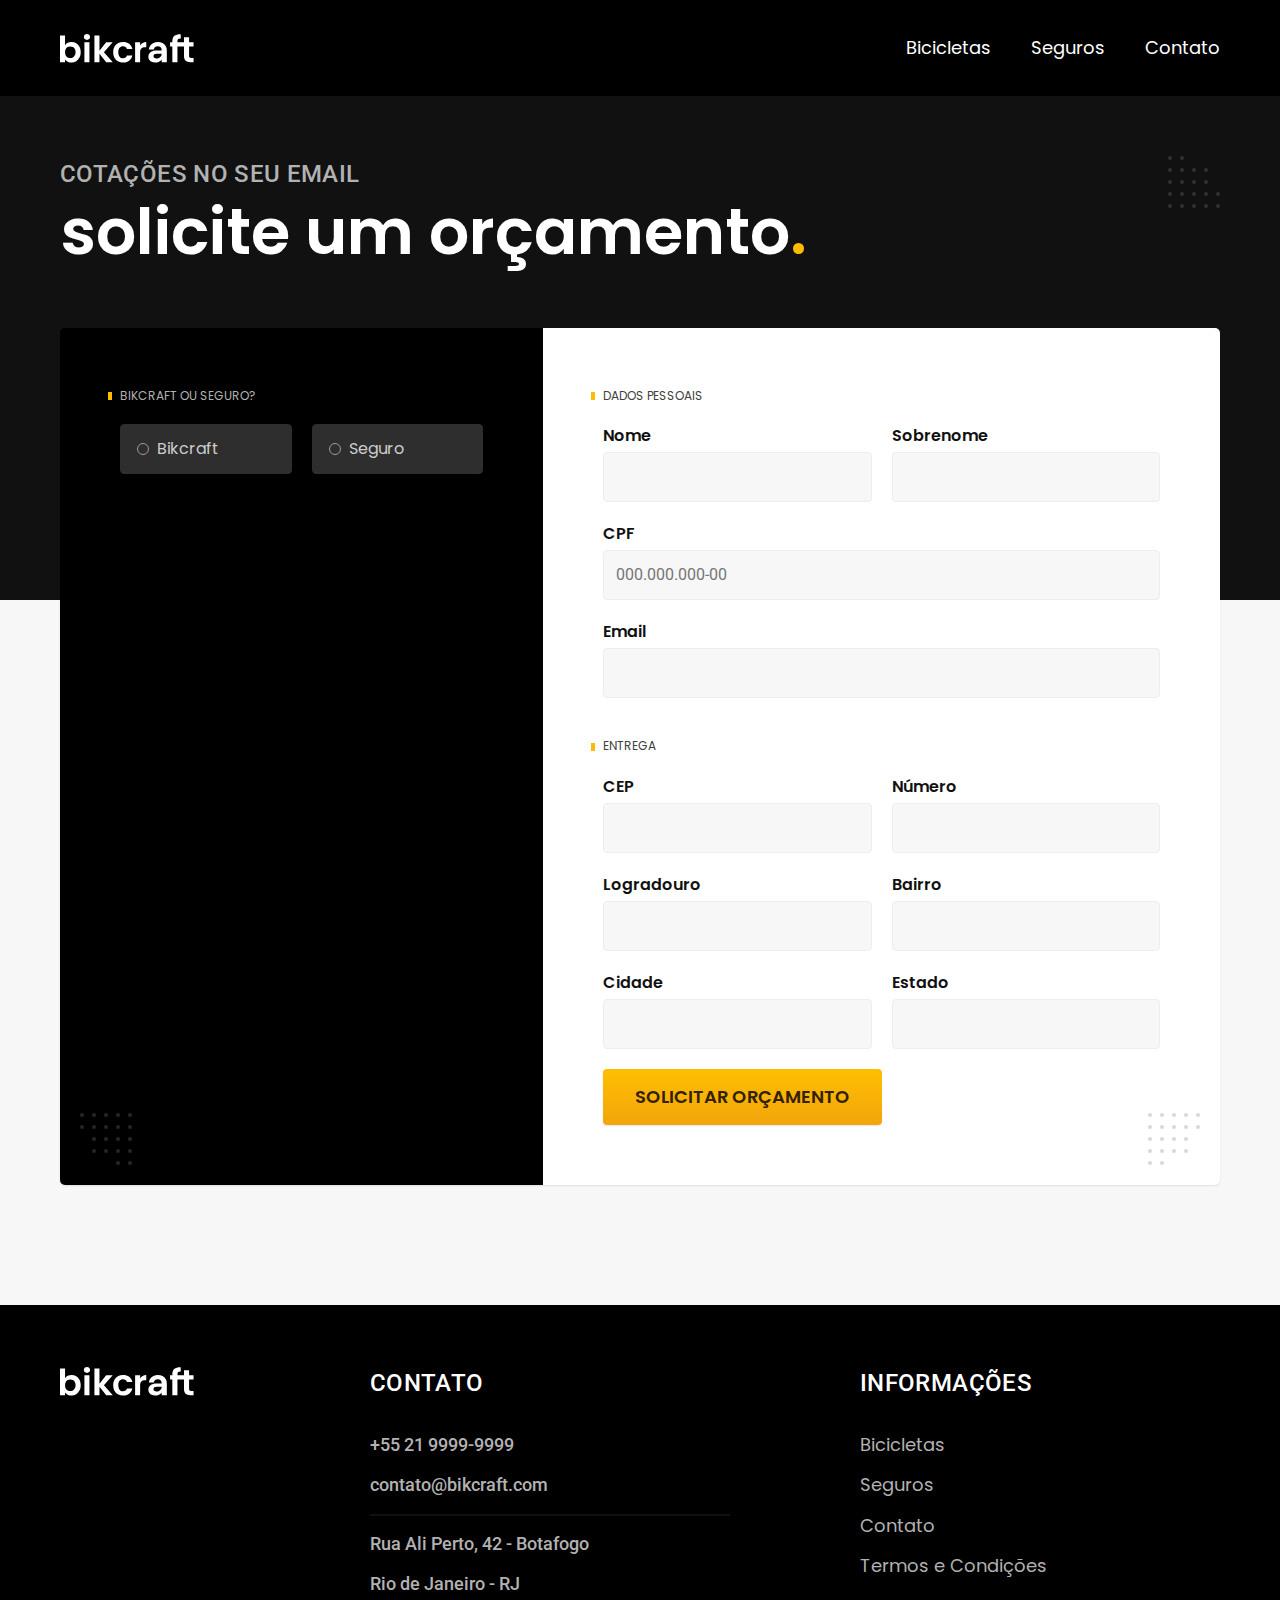
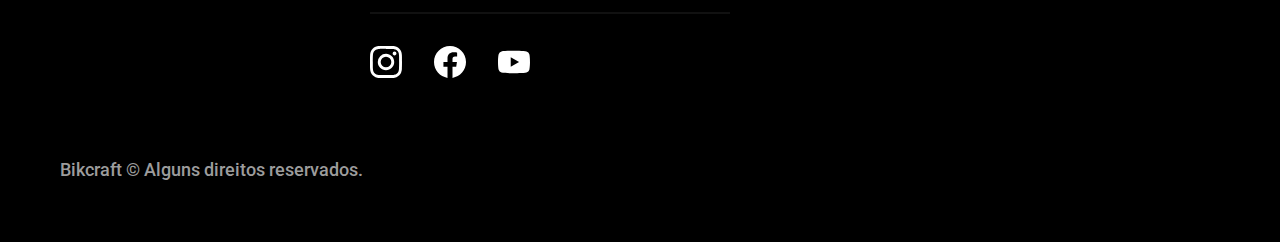
<file: orcamento.html>
<!DOCTYPE html>
<html lang="pt-br">

<head>
  <meta charset="UTF-8">
  <meta http-equiv="X-UA-Compatible" content="IE=edge">
  <meta name="viewport" content="width=device-width, initial-scale=1.0">
  <meta name="description" content="Termos e condições">
  <title>Orçamento | Bikcraft</title>
  <link rel="preload" href="./css/styles.css" as="style">
  <link rel="stylesheet" href="./css/styles.css">
  <link rel="preconnect" href="https://fonts.googleapis.com">
  <link rel="preconnect" href="https://fonts.gstatic.com" crossorigin>
  <link
    href="https://fonts.googleapis.com/css2?family=Merriweather:ital,wght@1,900&family=Poppins:wght@400;600&family=Roboto:wght@400;500&display=swap"
    rel="stylesheet">
  <script>
    document.documentElement.classList.add('js');
  </script>

</head>

<body id="orcamento">
  <header class="header-bg">
    <div class="header container">
      <a href="./">
        <img src="./img/bikcraft.svg" width="136" height="32" alt="Bikcraft">
      </a>

      <nav aria-label="primaria">
        <ul class="header-menu font-1-m cor-0">
          <li><a href="./bicicletas.html">Bicicletas</a></li>
          <li><a href="./seguros.html">Seguros</a></li>
          <li><a href="./contato.html">Contato</a></li>
        </ul>
      </nav>
    </div>
  </header>

  <main>
    <div class="titulo-bg">
      <div class="titulo container">
        <p class="font-2-l-b cor-5">Cotações no seu email</p>
        <h1 class="font-1-xxl cor-0">solicite um orçamento<span class="cor-p1">.</span></h1>
      </div>
    </div>

    <form class="orcamento container" action="./orcamento.html">
      <div class="orcamento-produto">
        <h2 class="font-1-xs cor-5">Bikcraft ou Seguro?</h2>

        <input type="radio" name="tipo" value="bikcraft" id="bikcraft">
        <label for="bikcraft">Bikcraft</label>

        <input type="radio" name="tipo" value="seguro" id="seguro">
        <label for="seguro">Seguro</label>

        <div class="orcamento-conteudo" id="orcamento-bikcraft">
          <h2 class="font-1-xs cor-5">Escolha a sua</h2>

          <input type="radio" name="produto" value="nimbus" id="nimbus">
          <label for="nimbus">Nimbus Stark <span>R$ 4999</span></label>
          <div class="orcamento-detalhes">
            <ul class="font-1-xs cor-8">
              <li><img src="./img/icones/eletrica.svg" alt=""> Motor Elétrico</li>
              <li><img src="./img/icones/carbono.svg" alt=""> Fibra de Carbono</li>
              <li><img src="./img/icones/velocidade.svg" alt=""> 50 km/h</li>
              <li><img src="./img/icones/rastreador.svg" alt=""> Rastreador</li>
            </ul>
            <img src="./img/bicicletas/nimbus.jpg" alt="Bicicleta preta">
          </div>

          <input type="radio" name="produto" value="magic" id="magic">
          <label for="magic">Magic Might <span>R$ 2499</span></label>
          <div class="orcamento-detalhes">
            <ul class="font-1-xs cor-8">
              <li><img src="./img/icones/eletrica.svg" alt=""> Motor Elétrico</li>
              <li><img src="./img/icones/carbono.svg" alt=""> Fibra de Carbono</li>
              <li><img src="./img/icones/velocidade.svg" alt=""> 40 km/h</li>
              <li><img src="./img/icones/rastreador.svg" alt=""> Rastreador</li>
            </ul>
            <img src="./img/bicicletas/magic.jpg" alt="Bicicleta preta">
          </div>

          <input type="radio" name="produto" value="nebula" id="nebula">
          <label for="nebula">Nebula Cosmic <span>R$ 3999</span></label>
          <div class="orcamento-detalhes">
            <ul class="font-1-xs cor-8">
              <li><img src="./img/icones/eletrica.svg" alt=""> Motor Elétrico</li>
              <li><img src="./img/icones/carbono.svg" alt=""> Fibra de Carbono</li>
              <li><img src="./img/icones/velocidade.svg" alt=""> 45 km/h</li>
              <li><img src="./img/icones/rastreador.svg" alt=""> Rastreador</li>
            </ul>
            <img src="./img/bicicletas/nebula.jpg" alt="Bicicleta branca">
          </div>

        </div>

        <div class="orcamento-conteudo" id="orcamento-seguro">
          <h2 class="font-1-xs cor-5">Escolha o plano</h2>

          <input type="radio" name="produto" value="prata" id="prata">
          <label for="prata">Prata <span>R$ 199</span></label>

          <input type="radio" name="produto" value="ouro" id="ouro">
          <label for="ouro">Ouro <span>R$ 299</span></label>
        </div>
      </div>
      <div class="orcamento-dados form">
        <h2 class="font-1-xs cor-9 col-2">dados pessoais</h2>
        <div>
          <label for="nome">Nome</label>
          <input type="text" id="nome" name="nome">
        </div>
        <div>
          <label for="sobrenome">Sobrenome</label>
          <input type="text" id="sobrenome" name="sobrenome">
        </div>
        <div class="col-2">
          <label for="cpf">CPF</label>
          <input type="text" id="cpf" name="cpf" placeholder="000.000.000-00">
        </div>
        <div class="col-2">
          <label for="email">Email</label>
          <input type="email" id="email" name="email">
        </div>
        <h2 class="font-1-xs cor-9 col-2">entrega</h2>
        <div>
          <label for="cep">CEP</label>
          <input type="text" id="cep" name="cep">
        </div>
        <div>
          <label for="numero">Número</label>
          <input type="text" id="numero" name="numero">
        </div>
        <div>
          <label for="logradouro">Logradouro</label>
          <input type="text" id="logradouro" name="logradouro">
        </div>
        <div>
          <label for="bairro">Bairro</label>
          <input type="text" id="bairro" name="bairro">
        </div>
        <div>
          <label for="cidade">Cidade</label>
          <input type="text" id="cidade" name="cidade">
        </div>
        <div>
          <label for="estado">Estado</label>
          <input type="text" id="estado" name="estado">
        </div>
        <button class="botao col-2">Solicitar Orçamento</button>
      </div>
    </form>
  </main>

  <footer class="footer-bg">
    <div class="footer container">
      <a href="../">
        <img src="../img/bikcraft.svg" alt="">
      </a>
      <div class="footer-contato">
        <h3 class="font-2-l-b cor-0">Contato</h3>
        <ul class="font-2-m cor-5">
          <li><a href="tel:+552199999999">+55 21 9999-9999</a></li>
          <li><a href="mailto:contato@bikcraft.com">contato@bikcraft.com</a></li>
          <li>Rua Ali Perto, 42 - Botafogo</li>
          <li>Rio de Janeiro - RJ</li>
        </ul>
        <div class="footer-redes">
          <a href="./">
            <img src="./img/redes/instagram.svg" alt="Instagram">
          </a>
          <a href="./">
            <img src="./img/redes/facebook.svg" alt="Facebook">
          </a>
          <a href="./">
            <img src="./img/redes/youtube.svg" alt="Youtube">
          </a>
        </div>
      </div>
      <div class="footer-informacoes">
        <h3 class="font-2-l-b cor-0">Informações</h3>
        <nav>
          <ul class="font-1-m cor-5">
            <li><a href="./bicicletas.html">Bicicletas</a></li>
            <li><a href="./seguros.html">Seguros</a></li>
            <li><a href="./contato.html">Contato</a></li>
            <li><a href="./termos.html">Termos e Condições</a></li>
          </ul>
        </nav>
      </div>
      <p class="footer-copy font-2-m cor-6">Bikcraft © Alguns direitos reservados.</p>
    </div>
  </footer>
  <script src="./js/script.js"></script>
</body>

</html>
</file>
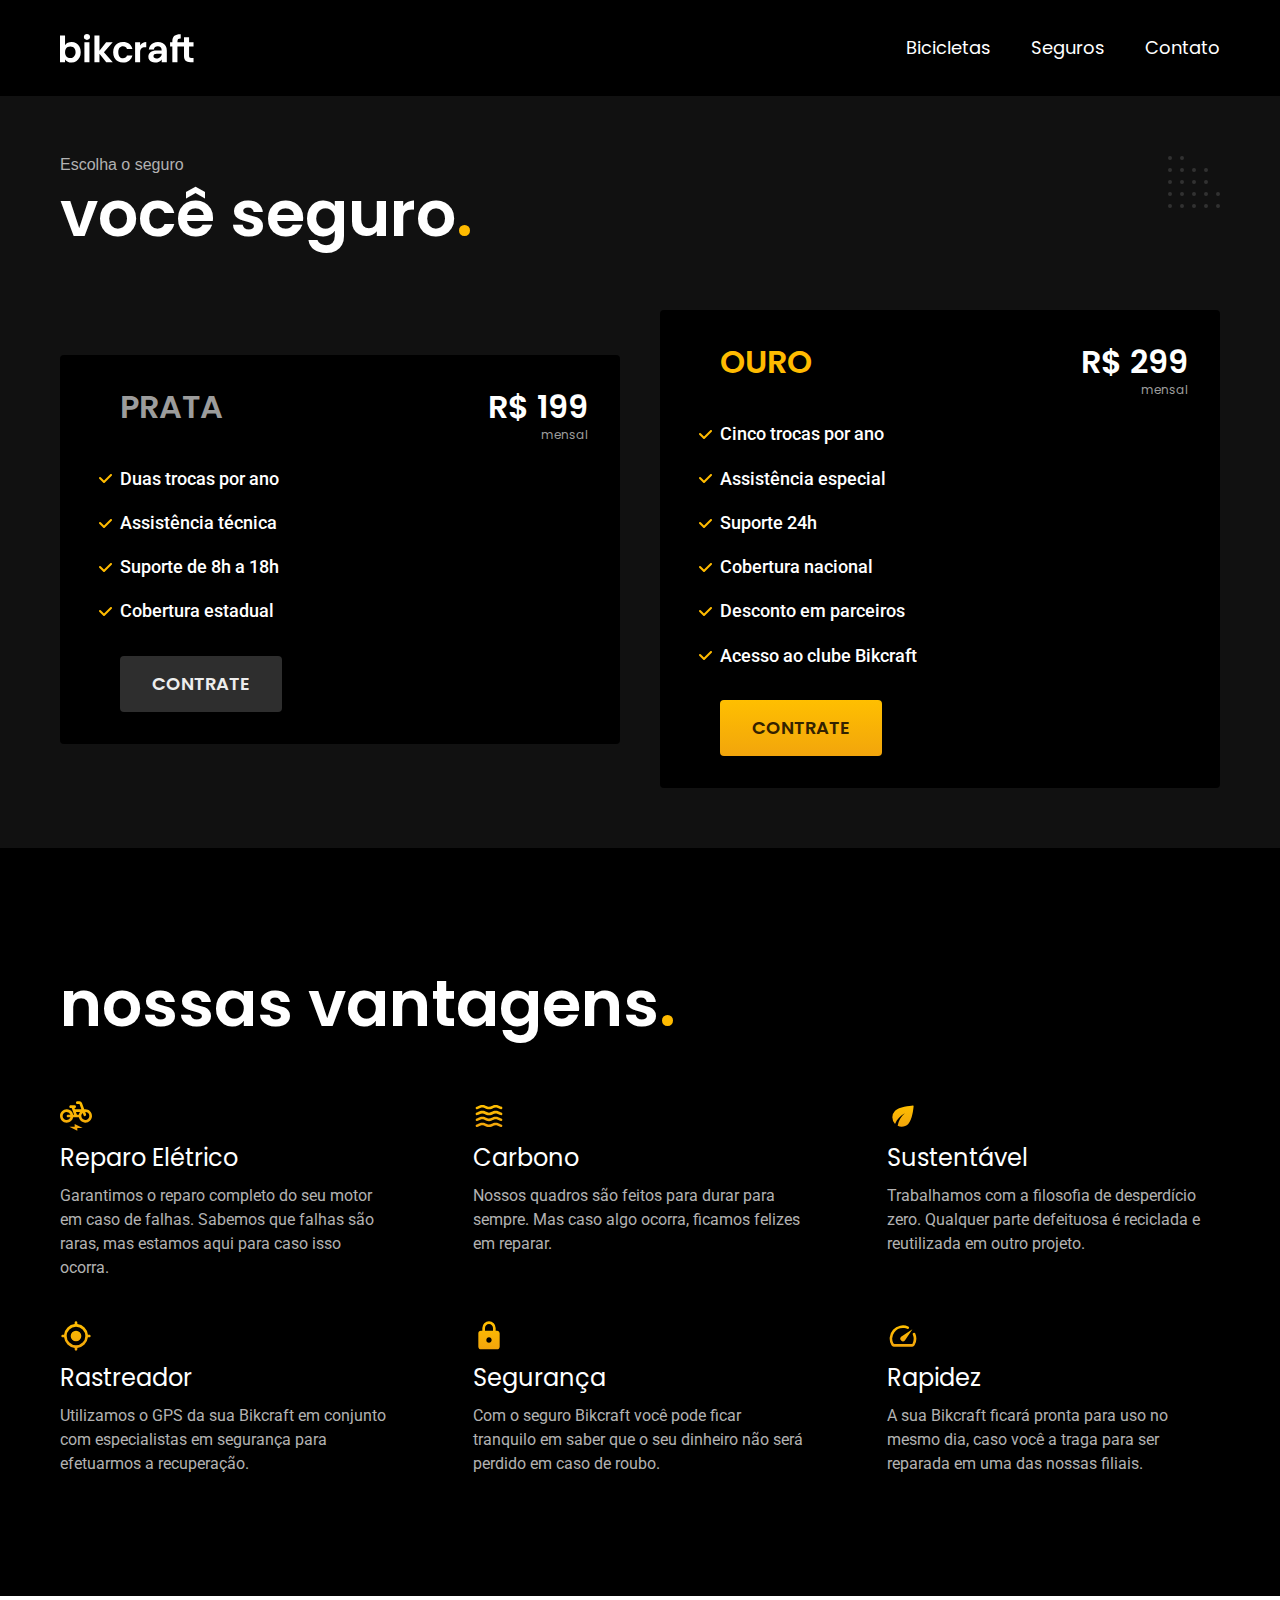
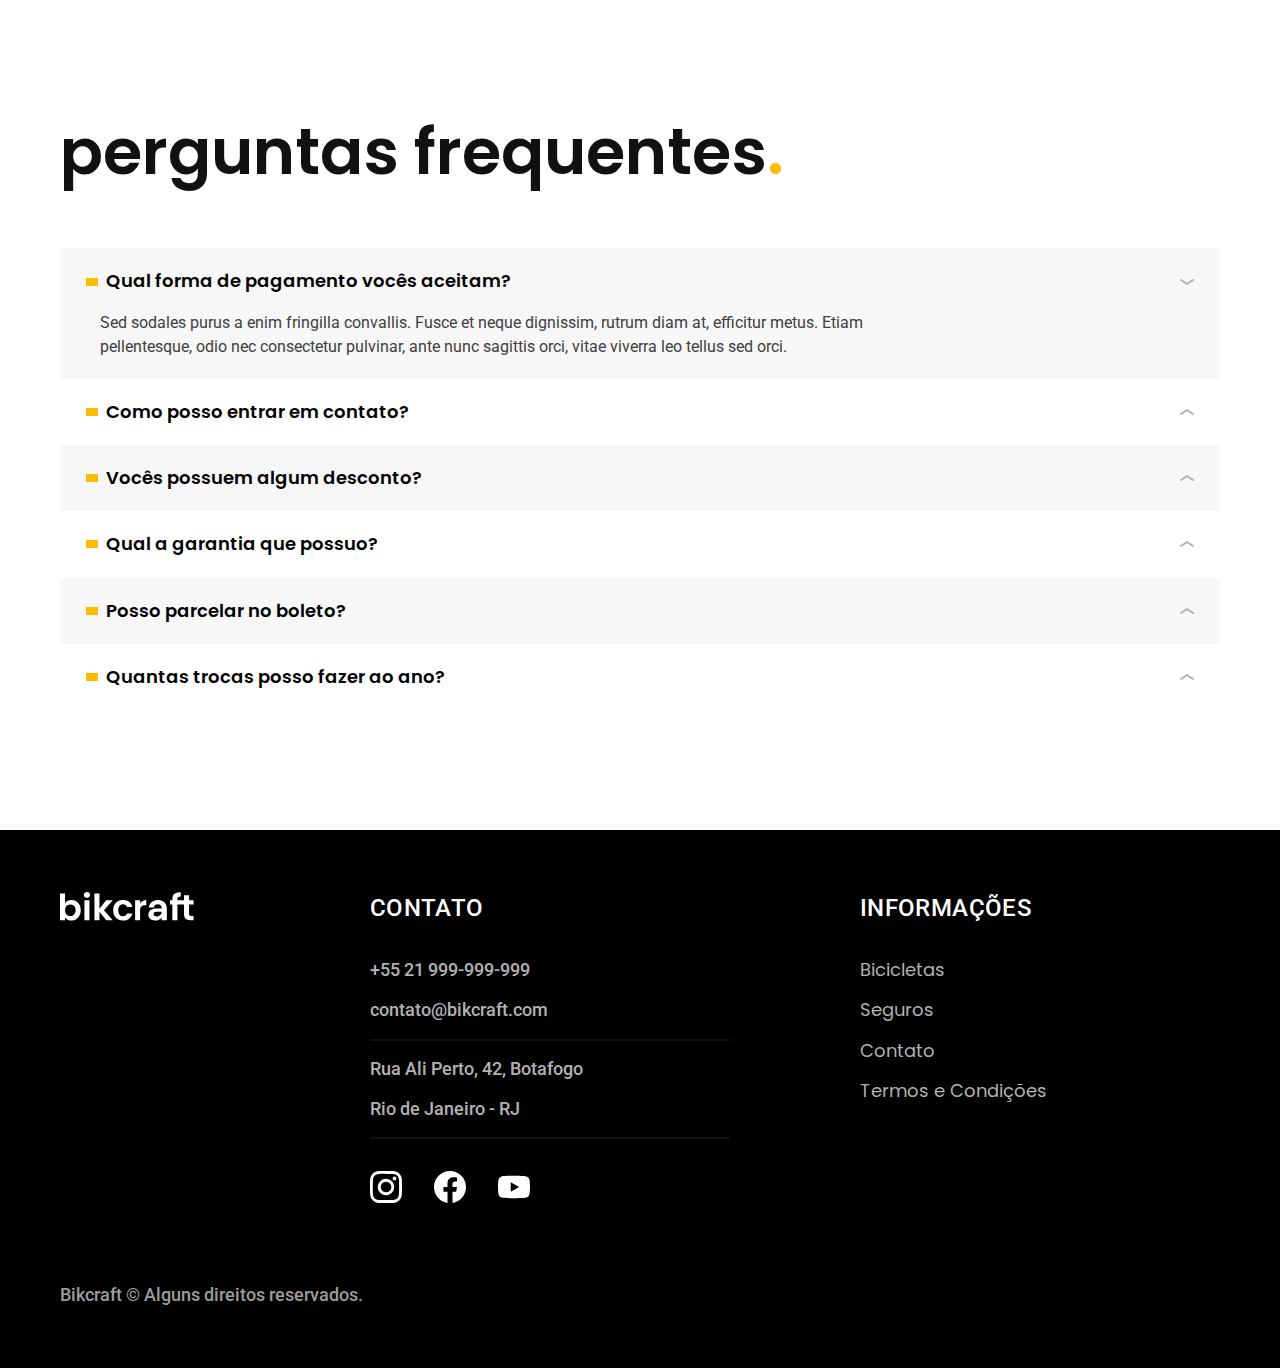
<file: seguros.html>
<!DOCTYPE html>
<html lang="pt-br">

<head>
  <meta charset="UTF-8">
  <meta http-equiv="X-UA-Compatible" content="IE=edge">
  <meta name="viewport" content="width=device-width, initial-scale=1.0">
  <meta name="description" content="Termos e condições">
  <title>Seguros | Bikcraft</title>
  <link rel="preload" href="./css/styles.css" as="style">
  <link rel="stylesheet" href="./css/styles.css">
  <link rel="preconnect" href="https://fonts.googleapis.com">
  <link rel="preconnect" href="https://fonts.gstatic.com" crossorigin>
  <link
    href="https://fonts.googleapis.com/css2?family=Merriweather:ital,wght@1,900&family=Poppins:wght@400;600&family=Roboto:wght@400;500&display=swap"
    rel="stylesheet">

  <script>
    document.documentElement.classList.add('js');
  </script>

</head>

<body id="seguros">
  <header class="header-bg">
    <div class="header container">
      <a href="./"><img src="./img/bikcraft.svg" width="136" height="32" alt="Bikcraft"></a>
      <nav aria-label="primaria">
        <ul class="header-menu font-1-m cor-0">
          <li><a href="./bicicletas.html">Bicicletas</a></li>
          <li><a href="./seguros.html">Seguros</a></li>
          <li><a href="./contato.html">Contato</a></li>
        </ul>
      </nav>
    </div>
  </header>

  <main class="seguros-bg">
    <div class="titulo-bg">
      <div class="titulo container">
        <p class="font-2-1-b cor-5">Escolha o seguro</p>
        <h1 class="font-1-xxl cor-0">você seguro<span class="cor-p1">.</span></h1>
      </div>
    </div>


    <div class="seguros container">

      <div class="seguros-item fadeInLeft" data-anime="200">
        <h3 class="font-1-xl cor-6">PRATA</h3>
        <span class="font-1-xl cor-0">R$ 199 <span class="font-1-xs cor-6">mensal</span></span>
        <ul class="font-2-m cor-0">
          <li>Duas trocas por ano</li>
          <li>Assistência técnica</li>
          <li>Suporte de 8h a 18h</li>
          <li>Cobertura estadual</li>
        </ul>
        <a class="botao secundario" href="./orcamento.html?tipo=seguro&produto=prata">Contrate</a>
      </div>

      <div class="seguros-item fadeInRight" data-anime="400">
        <h3 class="font-1-xl cor-p1">OURO</h3>
        <span class="font-1-xl cor-0">R$ 299 <span class="font-1-xs cor-6">mensal</span></span>
        <ul class="font-2-m cor-0">
          <li>Cinco trocas por ano</li>
          <li>Assistência especial</li>
          <li>Suporte 24h</li>
          <li>Cobertura nacional</li>
          <li>Desconto em parceiros</li>
          <li>Acesso ao clube Bikcraft</li>
        </ul>
        <a class="botao" href="./orcamento.html?tipo=seguro&produto=ouro">Contrate</a>
      </div>
    </div>
  </main>

  <article class="vantagens-bg">
    <div class="vantagens container">
      <h2 class="font-1-xxl cor-0">nossas vantagens<span class="cor-p1">.</span></h2>
      <ul>
        <li>
          <img src="./img/icones/eletrica.svg" width="32" height="32" alt="">
          <h3 class="font-1-l cor-0">Reparo Elétrico</h3>
          <p class="font-2-s cor-5">Garantimos o reparo completo do seu motor em caso de falhas. Sabemos que falhas são
            raras, mas estamos aqui
            para caso isso ocorra.</p>
        </li>
        <li>
          <img src="./img/icones/carbono.svg" width="32" height="" alt="32">
          <h3 class="font-1-l cor-0">Carbono</h3>
          <p class="font-2-s cor-5">Nossos quadros são feitos para durar para sempre. Mas caso algo ocorra, ficamos
            felizes em reparar.</p>
        </li>
        <li>
          <img src="./img/icones/sustentavel.svg" width="32" height="" alt="32">
          <h3 class="font-1-l cor-0">Sustentável</h3>
          <p class="font-2-s cor-5">Trabalhamos com a filosofia de desperdício zero. Qualquer parte defeituosa é
            reciclada e reutilizada em outro projeto.</p>
        </li>
        <li>
          <img src="./img/icones/rastreador.svg" width="32" height="32" alt="">
          <h3 class="font-1-l cor-0">Rastreador</h3>
          <p class="font-2-s cor-5">Utilizamos o GPS da sua Bikcraft em conjunto com especialistas em segurança para
            efetuarmos a recuperação.</p>
        </li>
        <li>
          <img src="./img/icones/seguro.svg" width="32" height="32" alt="">
          <h3 class="font-1-l cor-0">Segurança</h3>
          <p class="font-2-s cor-5">Com o seguro Bikcraft você pode ficar tranquilo em saber que o seu dinheiro não será
            perdido em caso de roubo.</p>
        </li>
        <li>
          <img src="./img/icones/velocidade.svg" width="32" height="32" alt="">
          <h3 class="font-1-l cor-0">Rapidez</h3>
          <p class="font-2-s cor-5">A sua Bikcraft ficará pronta para uso no mesmo dia, caso você a traga para ser
            reparada em uma das nossas filiais.</p>
        </li>
      </ul>
    </div>
  </article>

  <article class="perguntas container">
    <h2 class="font-1-xxl">perguntas frequentes<span class="cor-p1">.</span></h2>
    <dl>
      <div>
        <dt><button class="font-1-m-b" aria-controls="pergunta1" aria-expanded="true">Qual forma de pagamento vocês
            aceitam?</button></dt>
        <dd id="pergunta1" class="font-2-s cor-9 ativa">Sed sodales purus a enim fringilla convallis. Fusce et neque
          dignissim, rutrum diam
          at,
          efficitur metus.
          Etiam pellentesque, odio nec consectetur pulvinar, ante nunc sagittis orci, vitae viverra leo tellus sed orci.
        </dd>
      </div>
      <div>
        <dt><button class="font-1-m-b" aria-controls="pergunta2" aria-expanded="false">Como posso entrar em
            contato?</button></dt>
        <dd id="pergunta2" class="font-2-s cor-9">Sed sodales purus a enim fringilla convallis. Fusce et neque
          dignissim, rutrum diam
          at,
          efficitur metus.
          Etiam pellentesque, odio nec consectetur pulvinar, ante nunc sagittis orci, vitae viverra leo tellus sed orci.
        </dd>
      </div>
      <div>
        <dt><button class="font-1-m-b" aria-controls="pergunta3" aria-expanded="false">Vocês possuem algum
            desconto?</button></dt>
        <dd id="pergunta3" class="font-2-s cor-9">Sed sodales purus a enim fringilla convallis. Fusce et neque
          dignissim, rutrum diam
          at,
          efficitur metus.
          Etiam pellentesque, odio nec consectetur pulvinar, ante nunc sagittis orci, vitae viverra leo tellus sed orci.
        </dd>
      </div>
      <div>
        <dt><button class="font-1-m-b" aria-controls="pergunta4" aria-expanded="false">Qual a garantia que
            possuo?</button></dt>
        <dd id="pergunta4" class="font-2-s cor-9">Sed sodales purus a enim fringilla convallis. Fusce et neque
          dignissim, rutrum diam
          at,
          efficitur metus.
          Etiam pellentesque, odio nec consectetur pulvinar, ante nunc sagittis orci, vitae viverra leo tellus sed orci.
        </dd>
      </div>
      <div>
        <dt><button class="font-1-m-b" aria-controls="pergunta5" aria-expanded="false">Posso parcelar no
            boleto?</button></dt>
        <dd id="pergunta5" class="font-2-s cor-9">Sed sodales purus a enim fringilla convallis. Fusce et neque
          dignissim, rutrum diam
          at,
          efficitur metus.
          Etiam pellentesque, odio nec consectetur pulvinar, ante nunc sagittis orci, vitae viverra leo tellus sed orci.
        </dd>
      </div>
      <div>
        <dt><button class="font-1-m-b" aria-controls="pergunta6" aria-expanded="false">Quantas trocas posso fazer ao
            ano?</button></dt>
        <dd id="pergunta6" class="font-2-s cor-9">Sed sodales purus a enim fringilla convallis. Fusce et neque
          dignissim, rutrum diam
          at,
          efficitur metus.
          Etiam pellentesque, odio nec consectetur pulvinar, ante nunc sagittis orci, vitae viverra leo tellus sed orci.
        </dd>
      </div>
    </dl>
  </article>

  <footer class="footer-bg">
    <div class="footer container">
      <a href="../">
        <img src="../img/bikcraft.svg" width="136" height="32" alt="">
      </a>
      <div class="footer-contato">
        <h3 class="font-2-l-b cor-0">Contato</h3>
        <ul class="font-2-m cor-5">
          <li><a href="tel:+5521999999999">+55 21 999-999-999</a></li>
          <li><a href="mailto:contato@bikcraft.com">contato@bikcraft.com</a></li>
          <li>Rua Ali Perto, 42, Botafogo</li>
          <li>Rio de Janeiro - RJ</li>
        </ul>
        <div class="footer-redes">
          <a href="./">
            <img src="./img/redes/instagram.svg" width="32" height="32" alt="Instagram">
          </a>
          <a href="./">
            <img src="./img/redes/facebook.svg" width="32" height="32" alt="Facebook">
          </a>
          <a href="./">
            <img src="./img/redes/youtube.svg" width="32" height="32" alt="YouTube">
          </a>
        </div>
      </div>
      <div class="footer-informacoes">
        <h3 class="font-2-l-b cor-0">Informações</h3>
        <nav>
          <ul class="font-1-m cor-5">
            <li><a href="./bicicletas.html">Bicicletas</a></li>
            <li><a href="./seguros.html">Seguros</a></li>
            <li><a href="./contato.html">Contato</a></li>
            <li><a href="./termos.html">Termos e Condições</a></li>
          </ul>
        </nav>
      </div>
      <p class="footer-copy font-2-m cor-6">Bikcraft &copy; Alguns direitos reservados.</p>
    </div>

  </footer>

  <script src="./js/plugins/simple-anime.js"></script>
  <script src="./js/script.js"></script>
</body>

</html>
</file>
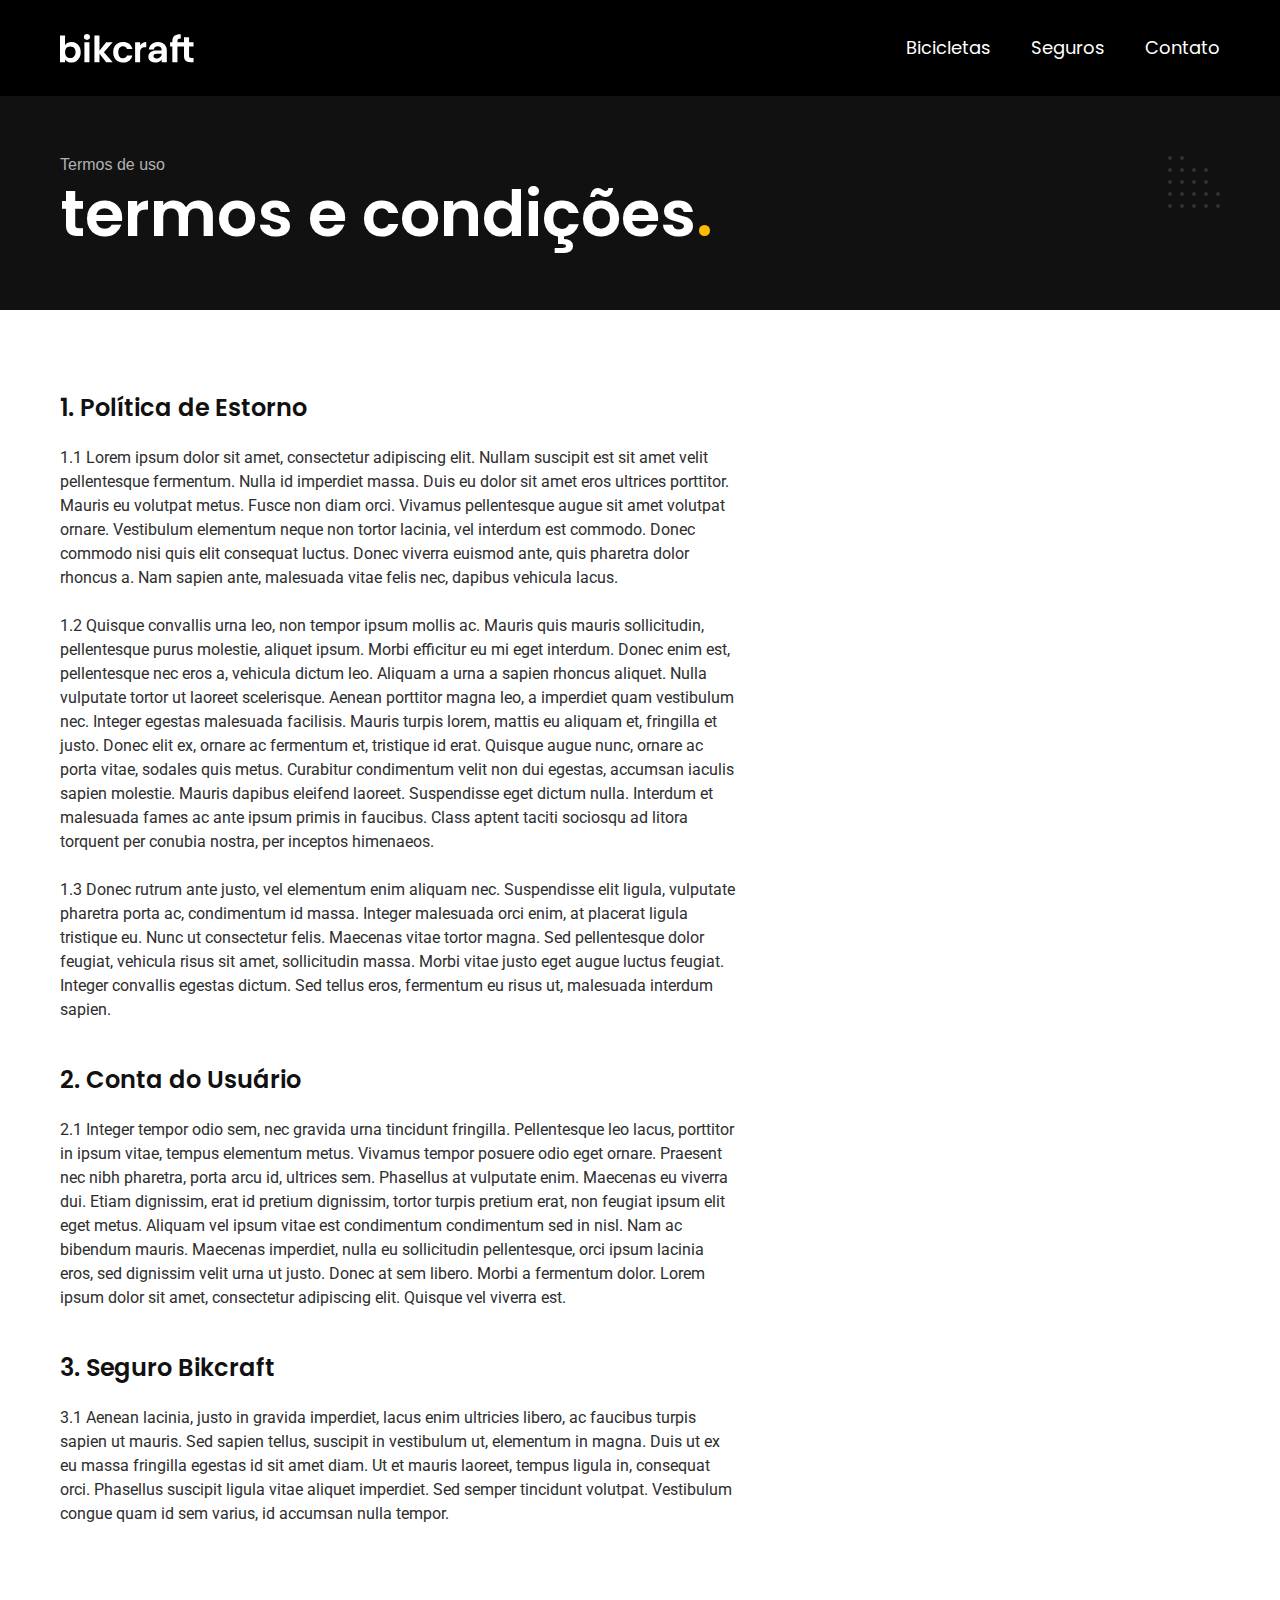
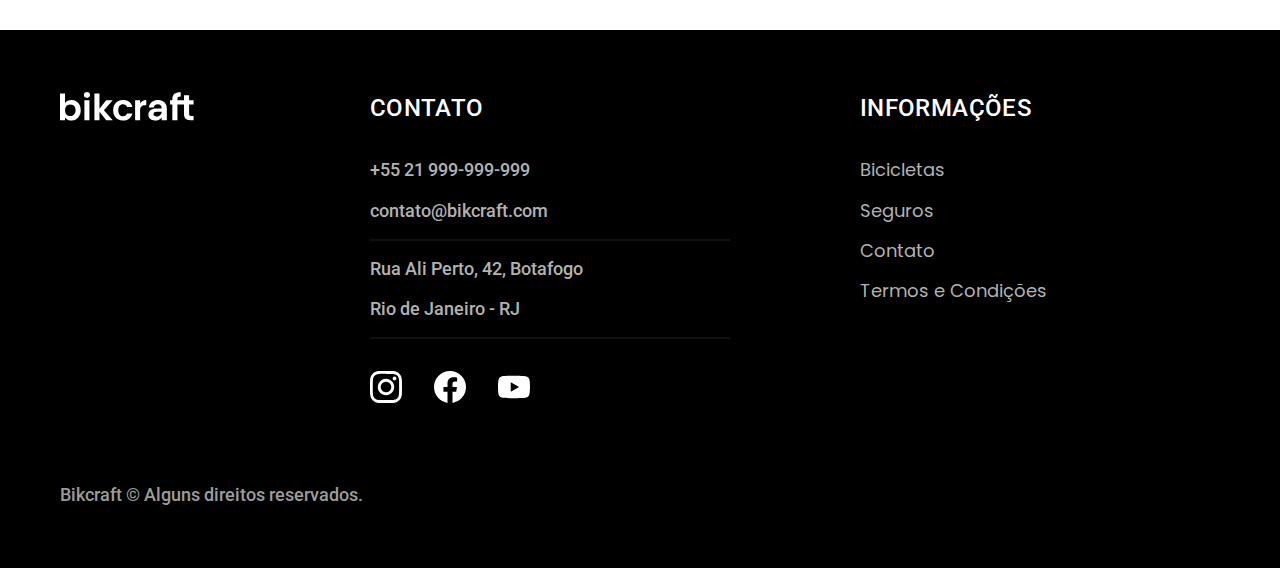
<file: termos.html>
<!DOCTYPE html>
<html lang="pt-br">

<head>
  <meta charset="UTF-8">
  <meta http-equiv="X-UA-Compatible" content="IE=edge">
  <meta name="viewport" content="width=device-width, initial-scale=1.0">
  <meta name="description" content="Termos e condições">
  <title>Termos e Condições | Bikcraft</title>
  <link rel="preload" href="./css/styles.css" as="style">
  <link rel="stylesheet" href="./css/styles.css">
  <link rel="preconnect" href="https://fonts.googleapis.com">
  <link rel="preconnect" href="https://fonts.gstatic.com" crossorigin>
  <link
    href="https://fonts.googleapis.com/css2?family=Merriweather:ital,wght@1,900&family=Poppins:wght@400;600&family=Roboto:wght@400;500&display=swap"
    rel="stylesheet">

  <script>
    document.documentElement.classList.add('js');
  </script>

</head>

<body id="termos">
  <header class="header-bg">
    <div class="header container">
      <a href="./"><img src="./img/bikcraft.svg" alt="Bikcraft"></a>
      <nav aria-label="primaria">
        <ul class="header-menu font-1-m cor-0">
          <li><a href="./bicicletas.html">Bicicletas</a></li>
          <li><a href="./seguros.html">Seguros</a></li>
          <li><a href="./contato.html">Contato</a></li>
        </ul>
      </nav>
    </div>
  </header>

  <main>
    <div class="titulo-bg">
      <div class="titulo container">
        <p class="font-2-1-b cor-5">Termos de uso</p>
        <h1 class="font-1-xxl cor-0">termos e condições<span class="cor-p1">.</span></h1>
      </div>
    </div>

    <div class="termos container font-2-s cor-10">
      <h2 class="font-1-l cor-11">1. Política de Estorno</h2>
      <p>1.1 Lorem ipsum dolor sit amet, consectetur adipiscing elit. Nullam suscipit est sit amet velit pellentesque
        fermentum. Nulla id imperdiet massa. Duis eu dolor sit amet eros ultrices porttitor. Mauris eu volutpat metus.
        Fusce non diam orci. Vivamus pellentesque augue sit amet volutpat ornare. Vestibulum elementum neque non tortor
        lacinia, vel interdum est commodo. Donec commodo nisi quis elit consequat luctus. Donec viverra euismod ante,
        quis pharetra dolor rhoncus a. Nam sapien ante, malesuada vitae felis nec, dapibus vehicula lacus.
      </p>
      <p>1.2 Quisque convallis urna leo, non tempor ipsum mollis ac. Mauris quis mauris sollicitudin, pellentesque purus
        molestie, aliquet ipsum. Morbi efficitur eu mi eget interdum. Donec enim est, pellentesque nec eros a, vehicula
        dictum leo. Aliquam a urna a sapien rhoncus aliquet. Nulla vulputate tortor ut laoreet scelerisque. Aenean
        porttitor magna leo, a imperdiet quam vestibulum nec. Integer egestas malesuada facilisis. Mauris turpis lorem,
        mattis eu aliquam et, fringilla et justo. Donec elit ex, ornare ac fermentum et, tristique id erat. Quisque
        augue nunc, ornare ac porta vitae, sodales quis metus. Curabitur condimentum velit non dui egestas, accumsan
        iaculis sapien molestie. Mauris dapibus eleifend laoreet. Suspendisse eget dictum nulla. Interdum et malesuada
        fames ac ante ipsum primis in faucibus. Class aptent taciti sociosqu ad litora torquent per conubia nostra, per
        inceptos himenaeos.
      </p>
      <p>1.3 Donec rutrum ante justo, vel elementum enim aliquam nec. Suspendisse elit ligula, vulputate pharetra porta
        ac, condimentum id massa. Integer malesuada orci enim, at placerat ligula tristique eu. Nunc ut consectetur
        felis. Maecenas vitae tortor magna. Sed pellentesque dolor feugiat, vehicula risus sit amet, sollicitudin massa.
        Morbi vitae justo eget augue luctus feugiat. Integer convallis egestas dictum. Sed tellus eros, fermentum eu
        risus ut, malesuada interdum sapien.
      </p>
      <h2 class="font-1-l cor-11">2. Conta do Usuário</h2>
      <p>2.1 Integer tempor odio sem, nec gravida urna tincidunt fringilla. Pellentesque leo lacus, porttitor in ipsum
        vitae, tempus elementum metus. Vivamus tempor posuere odio eget ornare. Praesent nec nibh pharetra, porta arcu
        id, ultrices sem. Phasellus at vulputate enim. Maecenas eu viverra dui. Etiam dignissim, erat id pretium
        dignissim, tortor turpis pretium erat, non feugiat ipsum elit eget metus. Aliquam vel ipsum vitae est
        condimentum condimentum sed in nisl. Nam ac bibendum mauris. Maecenas imperdiet, nulla eu sollicitudin
        pellentesque, orci ipsum lacinia eros, sed dignissim velit urna ut justo. Donec at sem libero. Morbi a fermentum
        dolor. Lorem ipsum dolor sit amet, consectetur adipiscing elit. Quisque vel viverra est.


      </p>
      <h2 class="font-1-l cor-11">3. Seguro Bikcraft</h2>
      <p>3.1 Aenean lacinia, justo in gravida imperdiet, lacus enim ultricies libero, ac faucibus turpis sapien ut
        mauris. Sed sapien tellus, suscipit in vestibulum ut, elementum in magna. Duis ut ex eu massa fringilla egestas
        id sit amet diam. Ut et mauris laoreet, tempus ligula in, consequat orci. Phasellus suscipit ligula vitae
        aliquet imperdiet. Sed semper tincidunt volutpat. Vestibulum congue quam id sem varius, id accumsan nulla
        tempor.
      </p>

    </div>
  </main>

  <footer class="footer-bg">
    <div class="footer container">
      <a href="../">
        <img src="../img/bikcraft.svg" alt="">
      </a>
      <div class="footer-contato">
        <h3 class="font-2-l-b cor-0">Contato</h3>
        <ul class="font-2-m cor-5">
          <li><a href="tel:+5521999999999">+55 21 999-999-999</a></li>
          <li><a href="mailto:contato@bikcraft.com">contato@bikcraft.com</a></li>
          <li>Rua Ali Perto, 42, Botafogo</li>
          <li>Rio de Janeiro - RJ</li>
        </ul>
        <div class="footer-redes">
          <a href="./">
            <img src="./img/redes/instagram.svg" alt="Instagram">
          </a>
          <a href="./">
            <img src="./img/redes/facebook.svg" alt="Facebook">
          </a>
          <a href="./">
            <img src="./img/redes/youtube.svg" alt="YouTube">
          </a>
        </div>
      </div>
      <div class="footer-informacoes">
        <h3 class="font-2-l-b cor-0">Informações</h3>
        <nav>
          <ul class="font-1-m cor-5">
            <li><a href="./bicicletas.html">Bicicletas</a></li>
            <li><a href="./seguros.html">Seguros</a></li>
            <li><a href="./contato.html">Contato</a></li>
            <li><a href="./termos.html">Termos e Condições</a></li>
          </ul>
        </nav>
      </div>
      <p class="footer-copy font-2-m cor-6">Bikcraft &copy; Alguns direitos reservados.</p>
    </div>

  </footer>
  <script src="./js/script.js"></script>
</body>

</html>
</file>
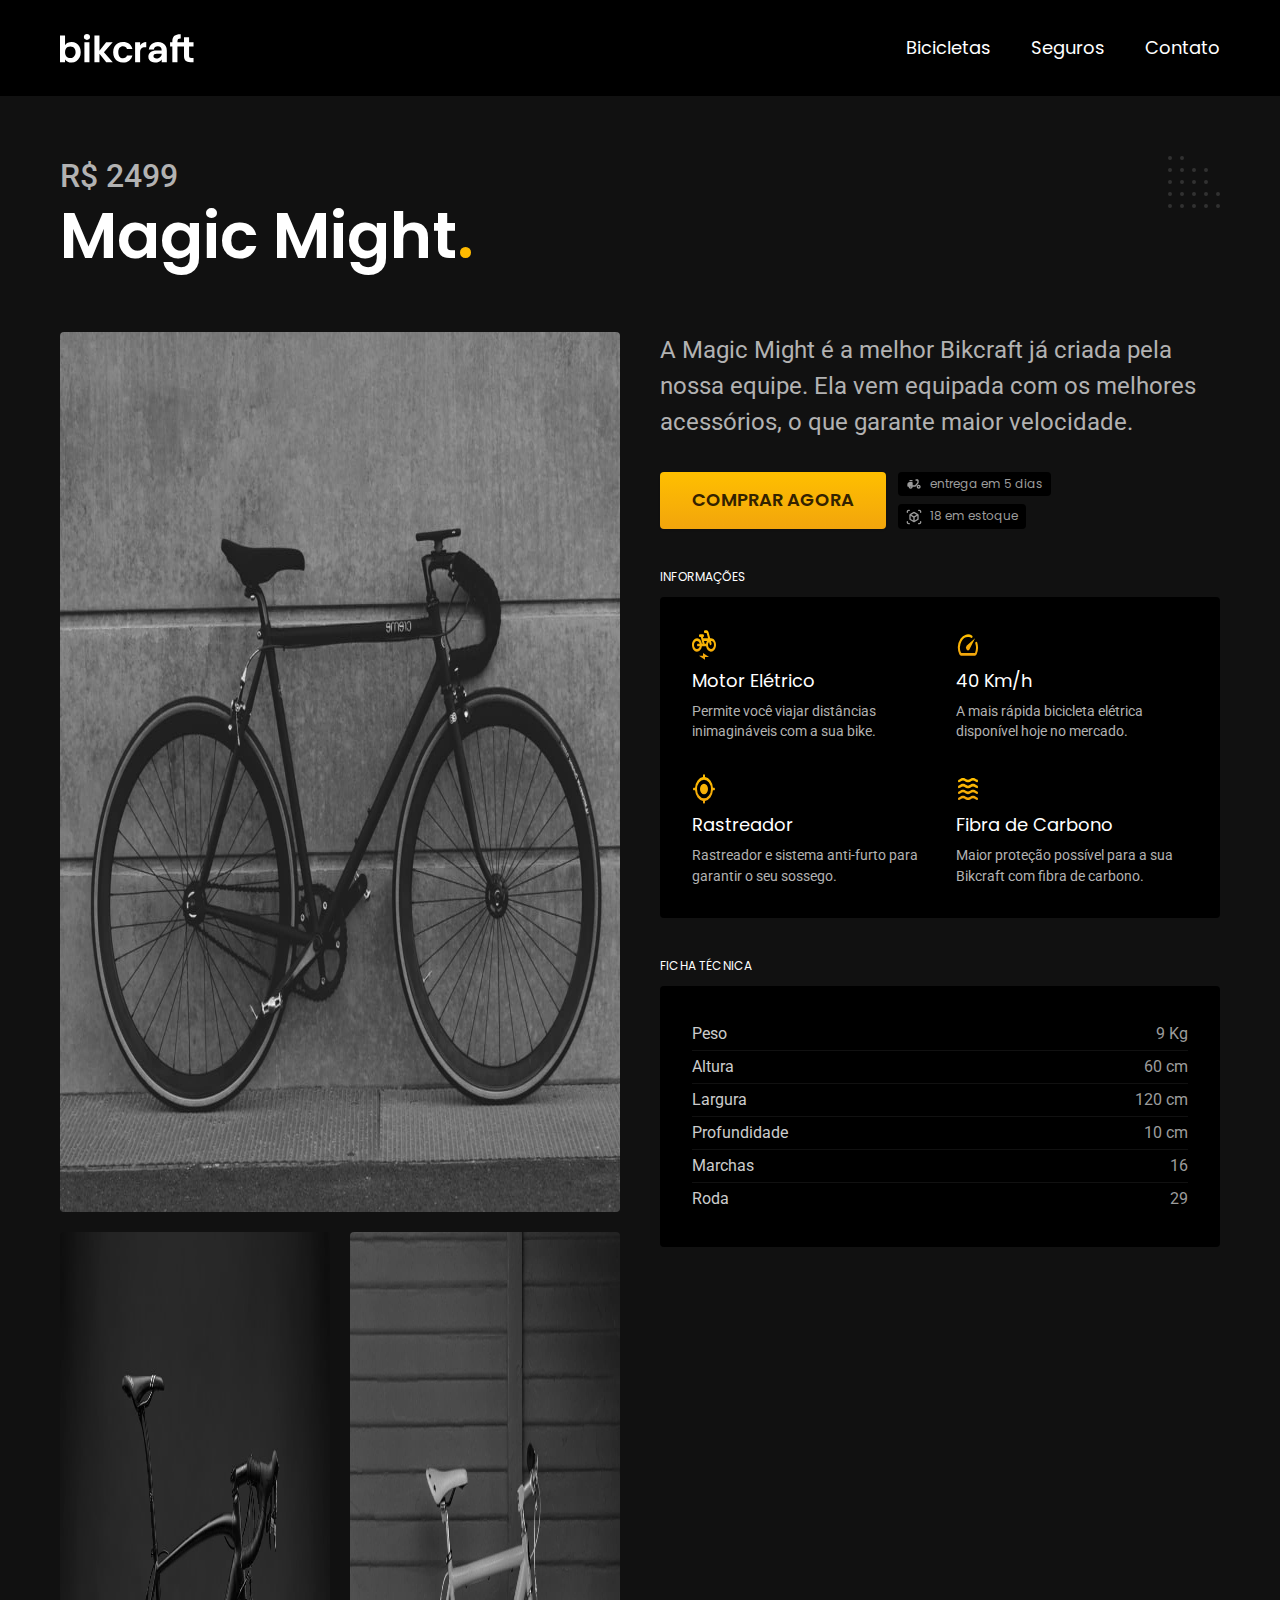
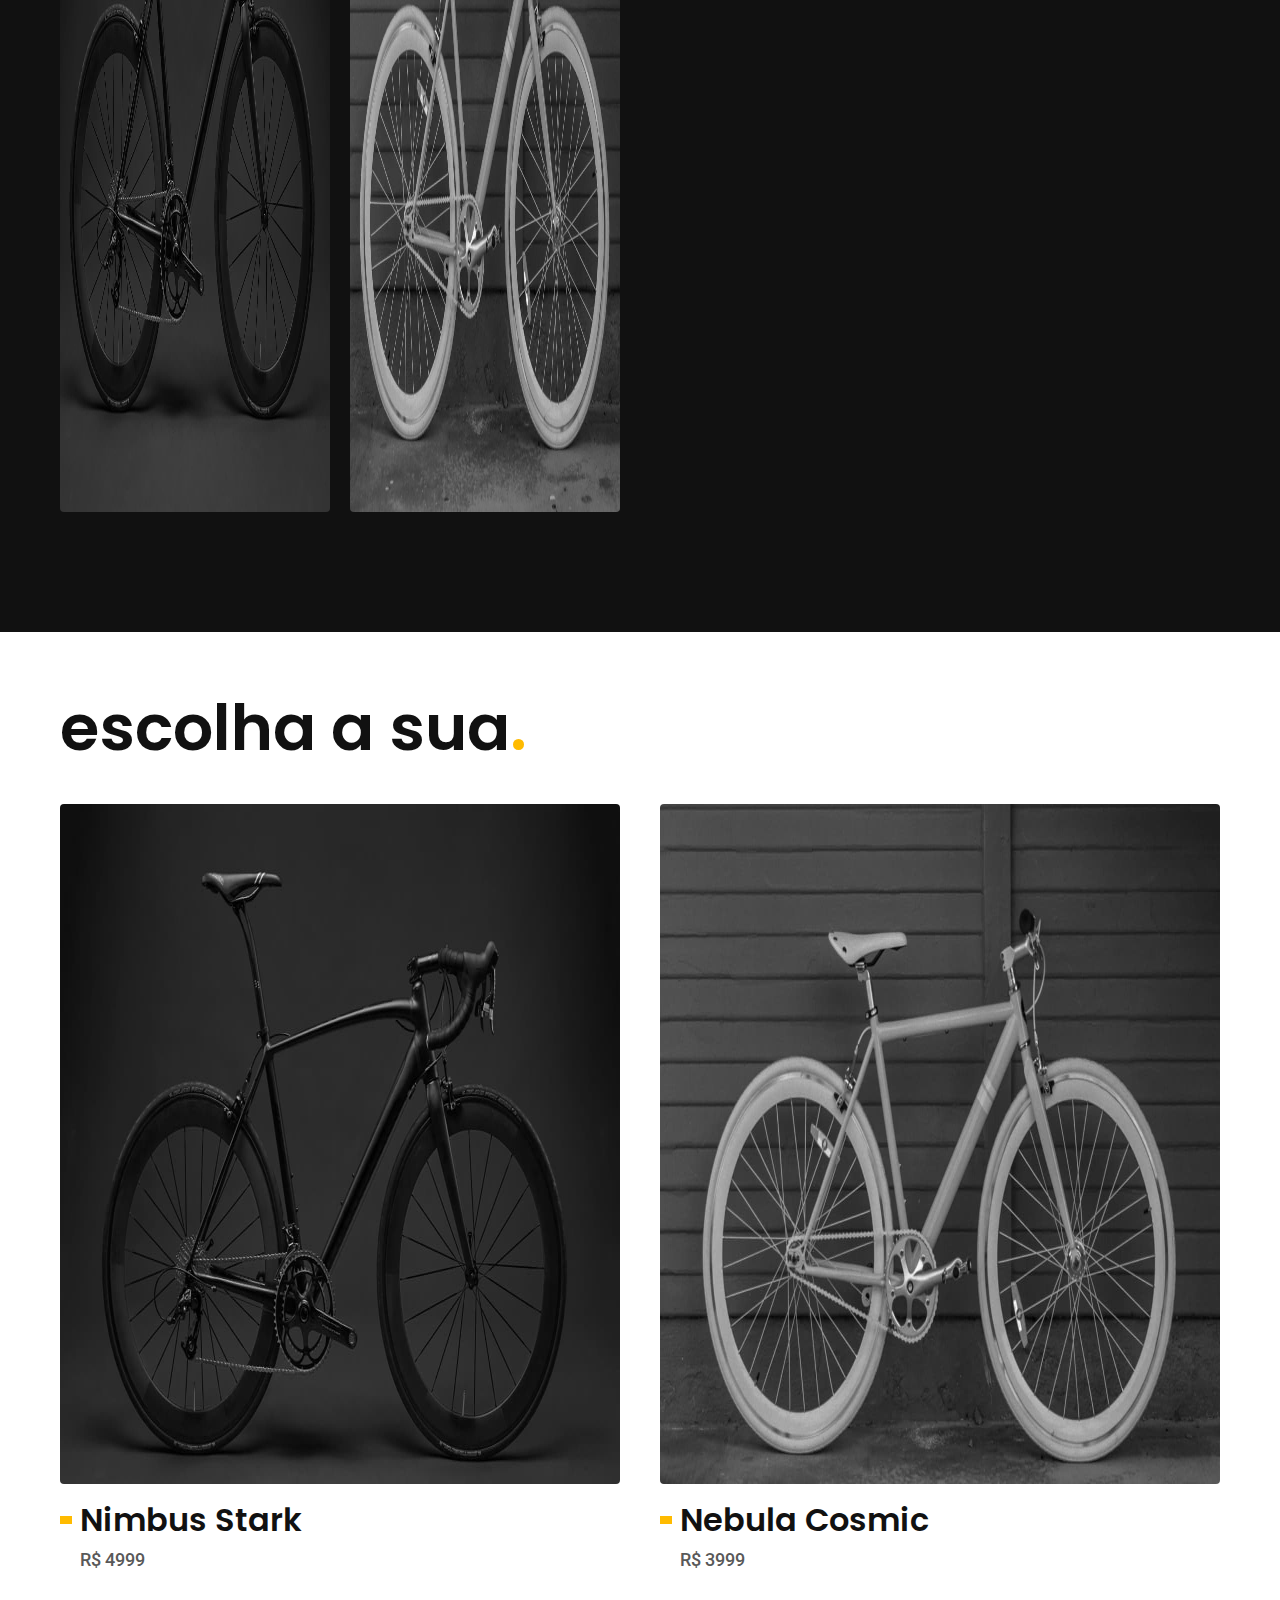
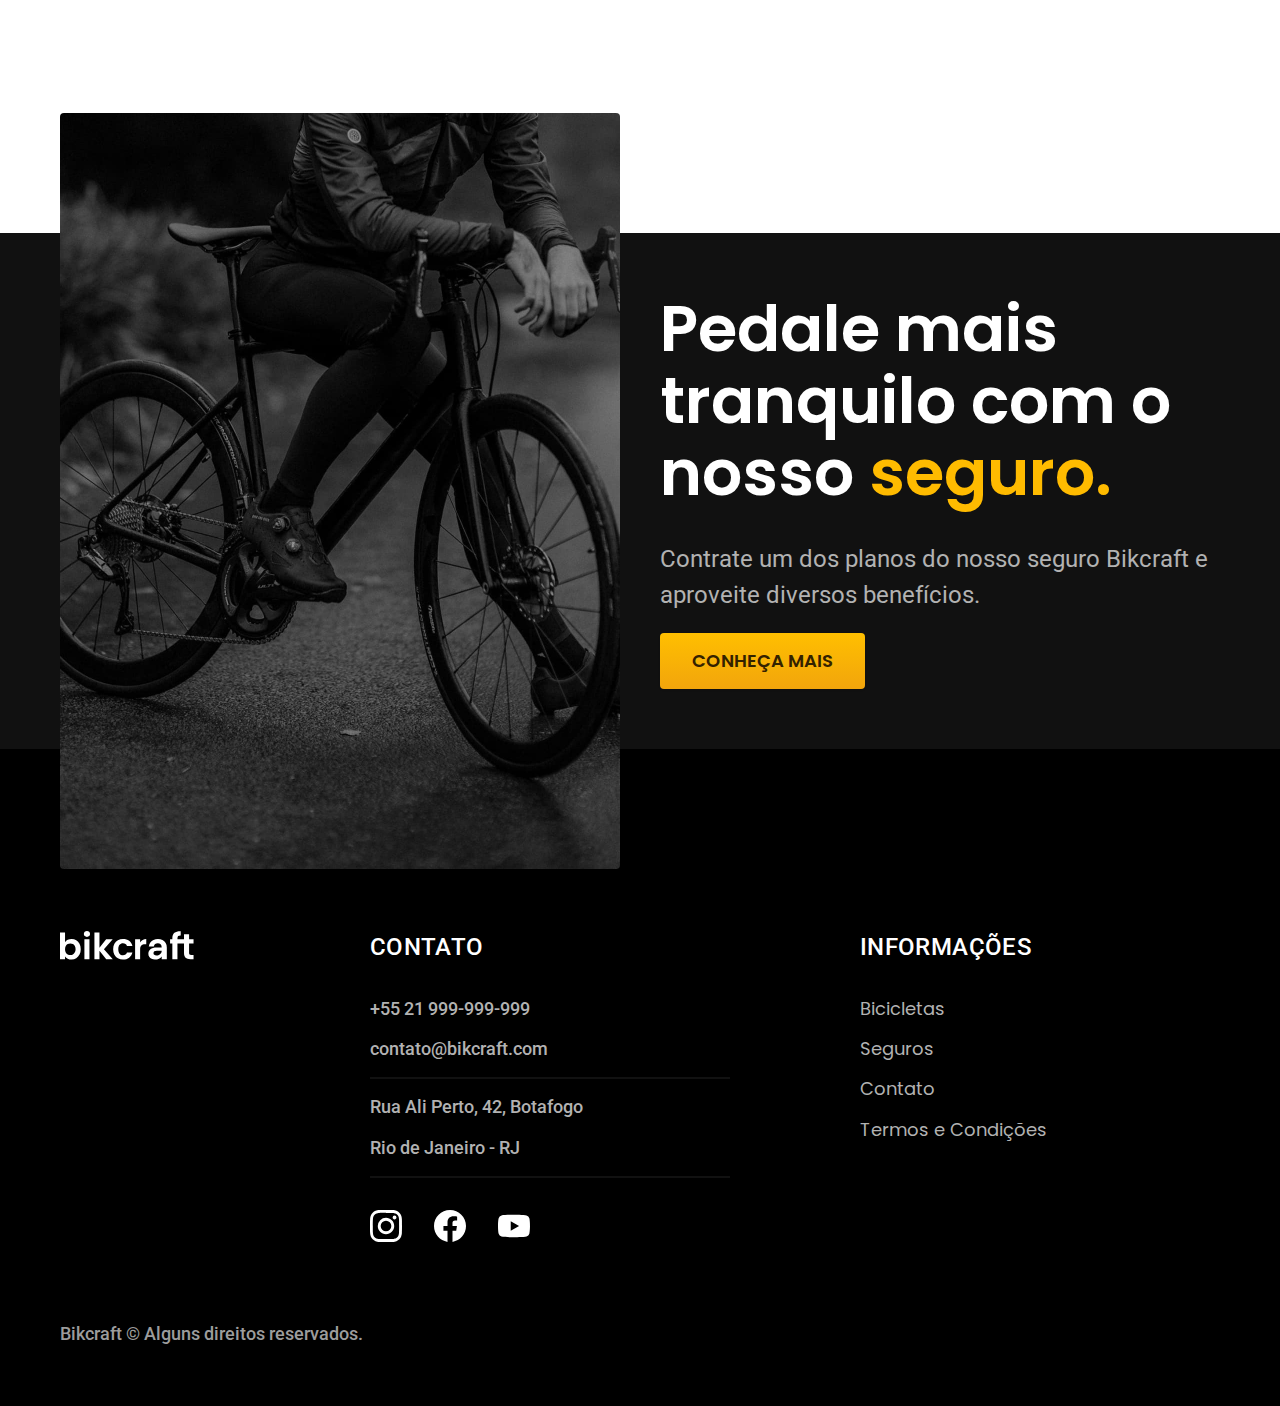
<file: bicicletas/magic.html>
<!DOCTYPE html>
<html lang="pt-br">

<head>
  <meta charset="UTF-8">
  <meta http-equiv="X-UA-Compatible" content="IE=edge">
  <meta name="viewport" content="width=device-width, initial-scale=1.0">
  <meta name="description" content="Termos e condições">
  <title>Magic Might | Bikcraft</title>
  <link rel="stylesheet" href="../css/styles.css">
  <link rel="preconnect" href="https://fonts.googleapis.com">
  <link rel="preconnect" href="https://fonts.gstatic.com" crossorigin>
  <link
    href="https://fonts.googleapis.com/css2?family=Merriweather:ital,wght@1,900&family=Poppins:wght@400;600&family=Roboto:wght@400;500&display=swap"
    rel="stylesheet">

  <script>
    document.documentElement.classList.add('js');
  </script>

</head>

<body id="bicicleta">
  <header class="header-bg">
    <div class="header container">
      <a href="../"><img src="../img/bikcraft.svg" width="136" height="32" alt="Bikcraft"></a>
      <nav aria-label="primaria">
        <ul class="header-menu font-1-m cor-0">
          <li><a href="../bicicletas.html">Bicicletas</a></li>
          <li><a href="../seguros.html">Seguros</a></li>
          <li><a href="../contato.html">Contato</a></li>
        </ul>
      </nav>
    </div>
  </header>

  <main class="titulo-bg">
    <div>
      <div class="titulo container">
        <p class="font-2-xl cor-5">R$ 2499</p>
        <h1 class="font-1-xxl cor-0">Magic Might<span class="cor-p1">.</span></h1>
      </div>
    </div>
    <div class="bicicleta container">
      <div class="bicicleta-imagens">
        <img src="../img/bicicleta/nimbus2.jpg" width="1120" height="880" alt="Bicicleta 1">
        <img src="../img/bicicleta/nimbus1.jpg" width="1120" height="880" alt="Bicicleta 2">
        <img src="../img/bicicleta/nimbus3.jpg" width="1120" height="880" alt="Bicicleta 3">
      </div>

      <div class="bicicleta-conteudo">
        <p class="font-2-l cor-5">
          A Magic Might é a melhor Bikcraft já criada pela nossa equipe. Ela vem equipada com os melhores acessórios, o
          que garante maior velocidade.
        </p>
        <div class="bicicleta-comprar">
          <a class="botao" href="../orcamento.html?tipo=bikcraft&produto=magic">Comprar Agora</a>
          <span class="font-1-xs cor-6">
            <img src="../img/icones/entrega.svg" width="16" height="16" alt="">entrega em 5 dias
          </span>
          <span class="font-1-xs cor-6">
            <img src="../img/icones/estoque.svg" width="16" height="16" alt="">18 em estoque
          </span>
        </div>

        <h2 class="font-1-xs cor-0">Informações</h2>
        <ul class="bicicleta-informacoes">
          <li>
            <img src="../img/icones/eletrica.svg" width="32" height="32" alt="">
            <h3 class="font-1-m cor-0">Motor Elétrico</h3>
            <p class="font-2-xs cor-5">Permite você viajar distâncias inimagináveis com a sua bike.</p>
          </li>
          <li>
            <img src="../img/icones/velocidade.svg" width="32" height="32" alt="">
            <h3 class="font-1-m cor-0">40 Km/h</h3>
            <p class="font-2-xs cor-5">A mais rápida bicicleta elétrica disponível hoje no mercado.</p>
          </li>
          <li>
            <img src="../img/icones/rastreador.svg" width="32" height="32" alt="">
            <h3 class="font-1-m cor-0">Rastreador</h3>
            <p class="font-2-xs cor-5">Rastreador e sistema anti-furto para garantir o seu sossego.</p>
          </li>
          <li>
            <img src="../img/icones/carbono.svg" width="32" height="32" alt="">
            <h3 class="font-1-m cor-0">Fibra de Carbono</h3>
            <p class="font-2-xs cor-5">Maior proteção possível para a sua Bikcraft com fibra de carbono.</p>
          </li>
        </ul>
        <h2 class="font-1-xs cor-0">Ficha Técnica</h2>
        <ul class="bicicleta-ficha font-2-s cor-4">
          <li>Peso <span>9 Kg</span></li>
          <li>Altura <span>60 cm</span></li>
          <li>Largura <span>120 cm</span></li>
          <li>Profundidade <span>10 cm</span></li>
          <li>Marchas <span>16</span></li>
          <li>Roda <span>29</span></li>
        </ul>
      </div>
    </div>
  </main>

  <article class="bicicletas-lista container">
    <h2 class="font-1-xxl">escolha a sua<span class="cor-p1">.</span></h2>
    <ul>
      <li>
        <a href="./nimbus.html">
          <img src="../img/bicicletas/nimbus.jpg" width="1120" height="680" alt="Bicicleta Magic Might">
          <h3 class="font-1-xl">Nimbus Stark</h3>
          <span class="font-2-m cor-8">R$ 4999</span>
        </a>
      </li>

      <li>
        <a href="./nebula.html">
          <img src="../img/bicicletas/nebula.jpg" width="1120" height="680" alt="Bicicleta Nebula Cosmic">
          <h3 class="font-1-xl">Nebula Cosmic</h3>
          <span class="font-2-m cor-8">R$ 3999</span>
        </a>
      </li>
    </ul>
  </article>

  <article class="seguro-bg">
    <div class="seguro container">
      <div class="seguro-imagem">
        <img src="../img/fotos/seguros.jpg" width="1360" height="1512" alt="Pessoa parada em cima de uma bicicleta">
      </div>
      <div class="seguro-conteudo">
        <h2 class="font-1-xxl cor-0">Pedale mais tranquilo com o nosso <span class="cor-p1">seguro.</span></h2>
        <p class="font-2-l cor-5">Contrate um dos planos do nosso seguro Bikcraft e aproveite diversos benefícios.</p>
        <a class="botao" href="../seguros.html">Conheça Mais</a>
      </div>
    </div>
  </article>

  <footer class="footer-bg">
    <div class="footer container">
      <a href="../">
        <img src="../img/bikcraft.svg" width="136" height="32" alt="">
      </a>
      <div class="footer-contato">
        <h3 class="font-2-l-b cor-0">Contato</h3>
        <ul class="font-2-m cor-5">
          <li><a href="tel:+5521999999999">+55 21 999-999-999</a></li>
          <li><a href="mailto:contato@bikcraft.com">contato@bikcraft.com</a></li>
          <li>Rua Ali Perto, 42, Botafogo</li>
          <li>Rio de Janeiro - RJ</li>
        </ul>
        <div class="footer-redes">
          <a href="../">
            <img src="../img/redes/instagram.svg" width="32" height="32" alt="Instagram">
          </a>
          <a href="../">
            <img src="../img/redes/facebook.svg" width="32" height="32" alt="Facebook">
          </a>
          <a href="../">
            <img src="../img/redes/youtube.svg" width="32" height="32" alt="YouTube">
          </a>
        </div>
      </div>
      <div class="footer-informacoes">
        <h3 class="font-2-l-b cor-0">Informações</h3>
        <nav>
          <ul class="font-1-m cor-5">
            <li><a href="../bicicletas.html">Bicicletas</a></li>
            <li><a href="../seguros.html">Seguros</a></li>
            <li><a href="../contato.html">Contato</a></li>
            <li><a href="../termos.html">Termos e Condições</a></li>
          </ul>
        </nav>
      </div>
      <p class="footer-copy font-2-m cor-6">Bikcraft &copy; Alguns direitos reservados.</p>
    </div>

  </footer>
  <script src="../js/script.js"></script>
</body>

</html>
</file>
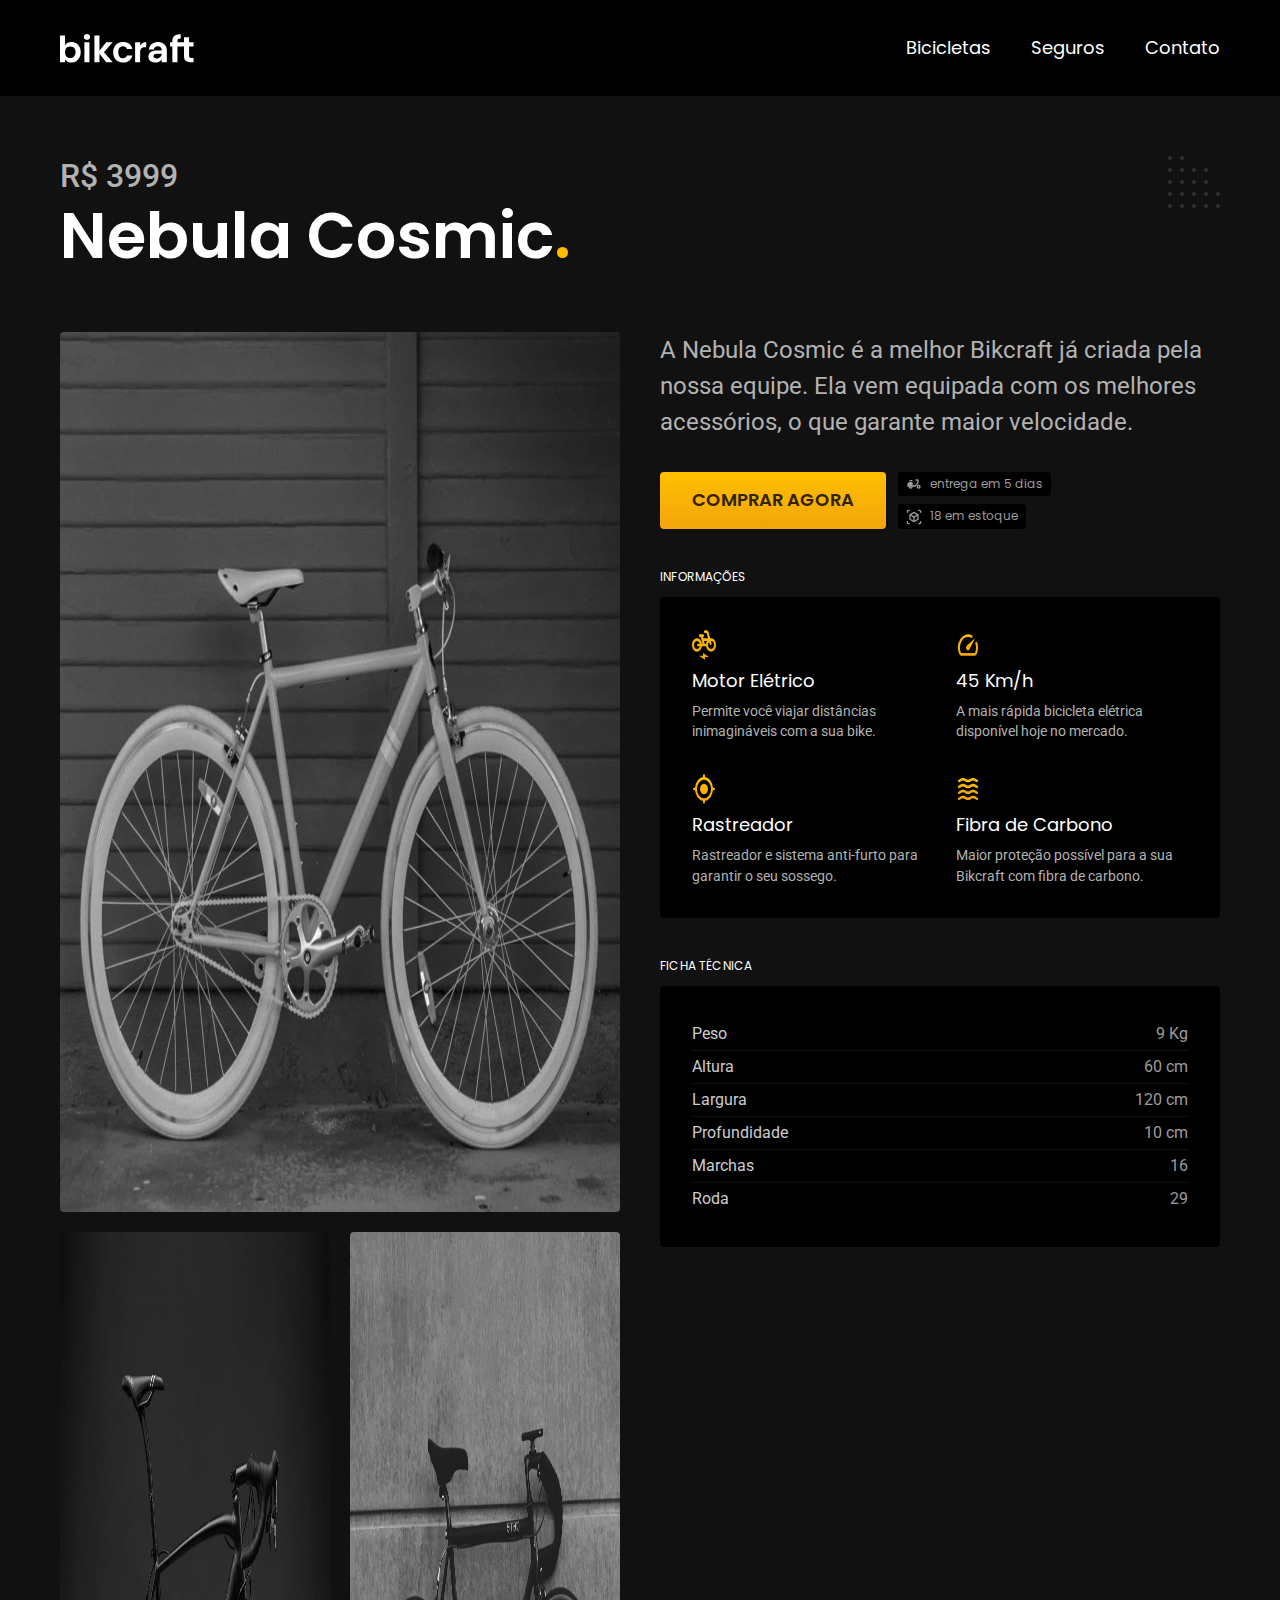
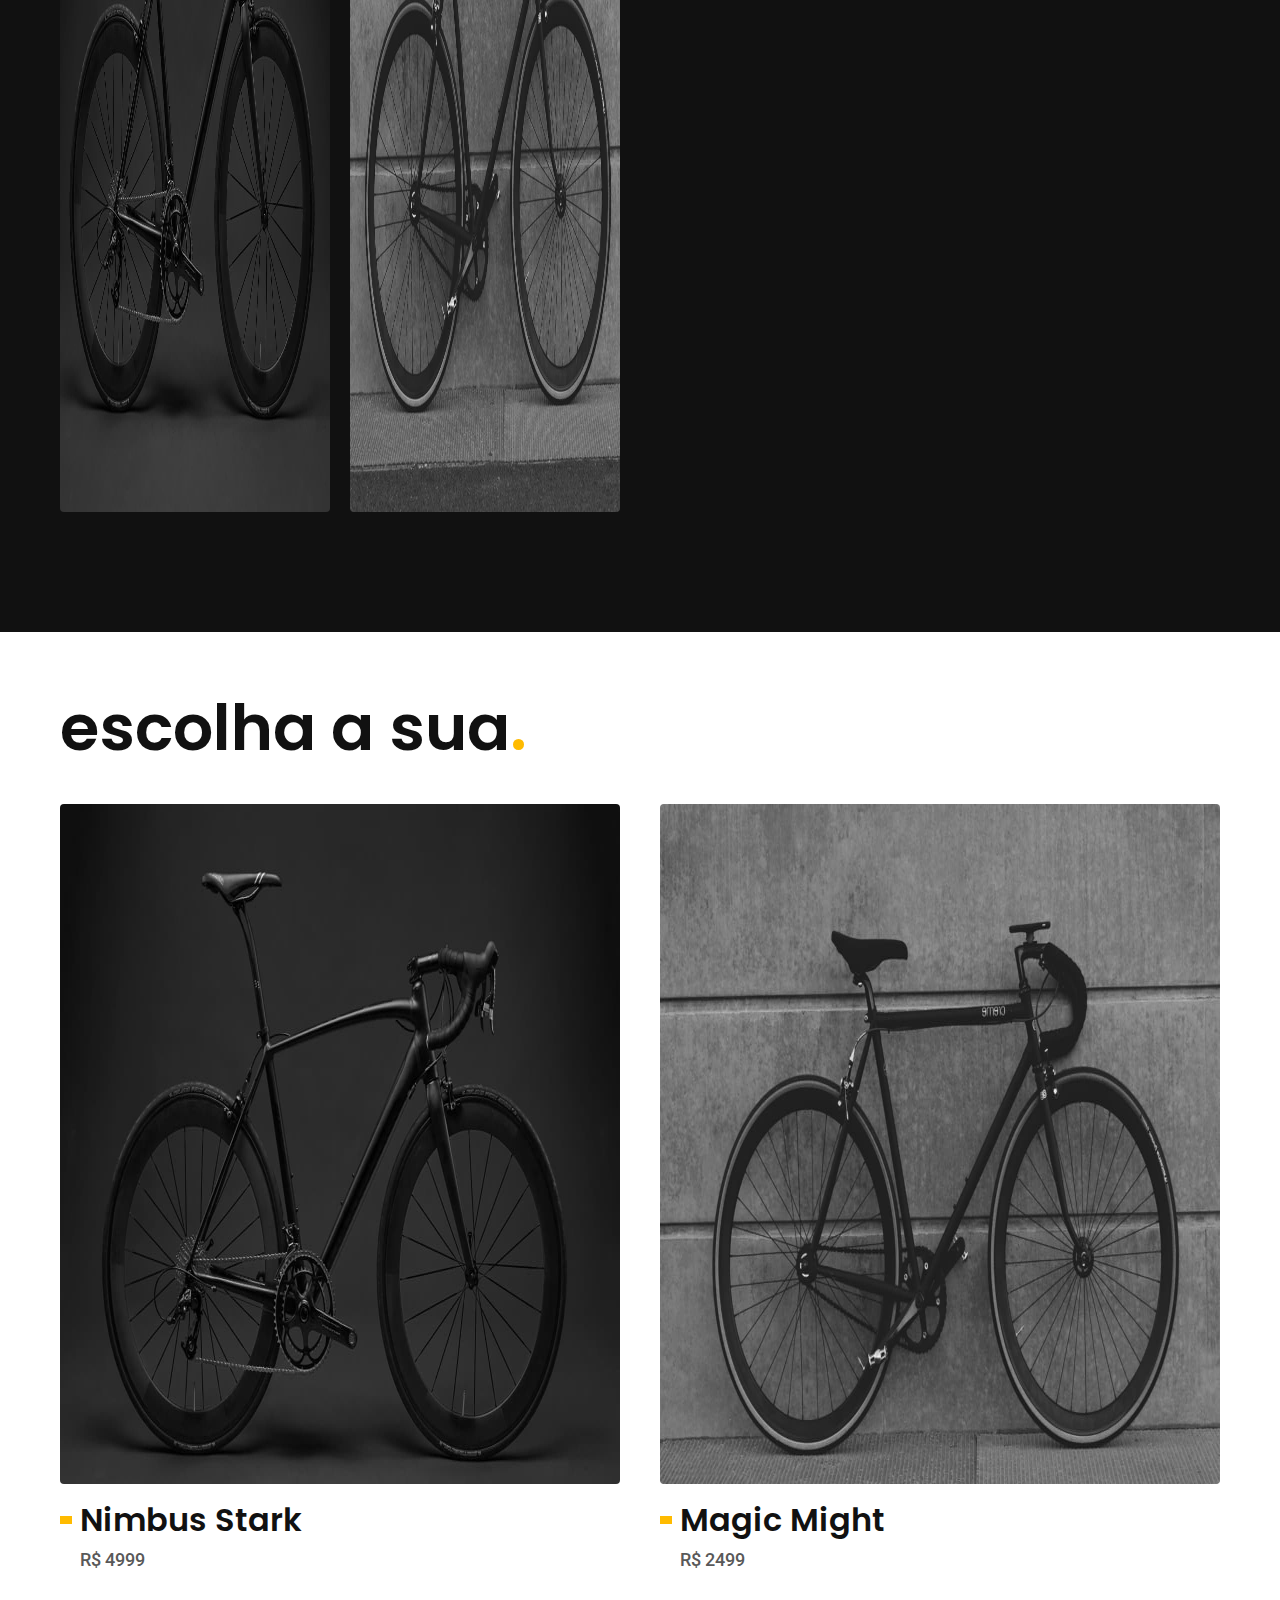
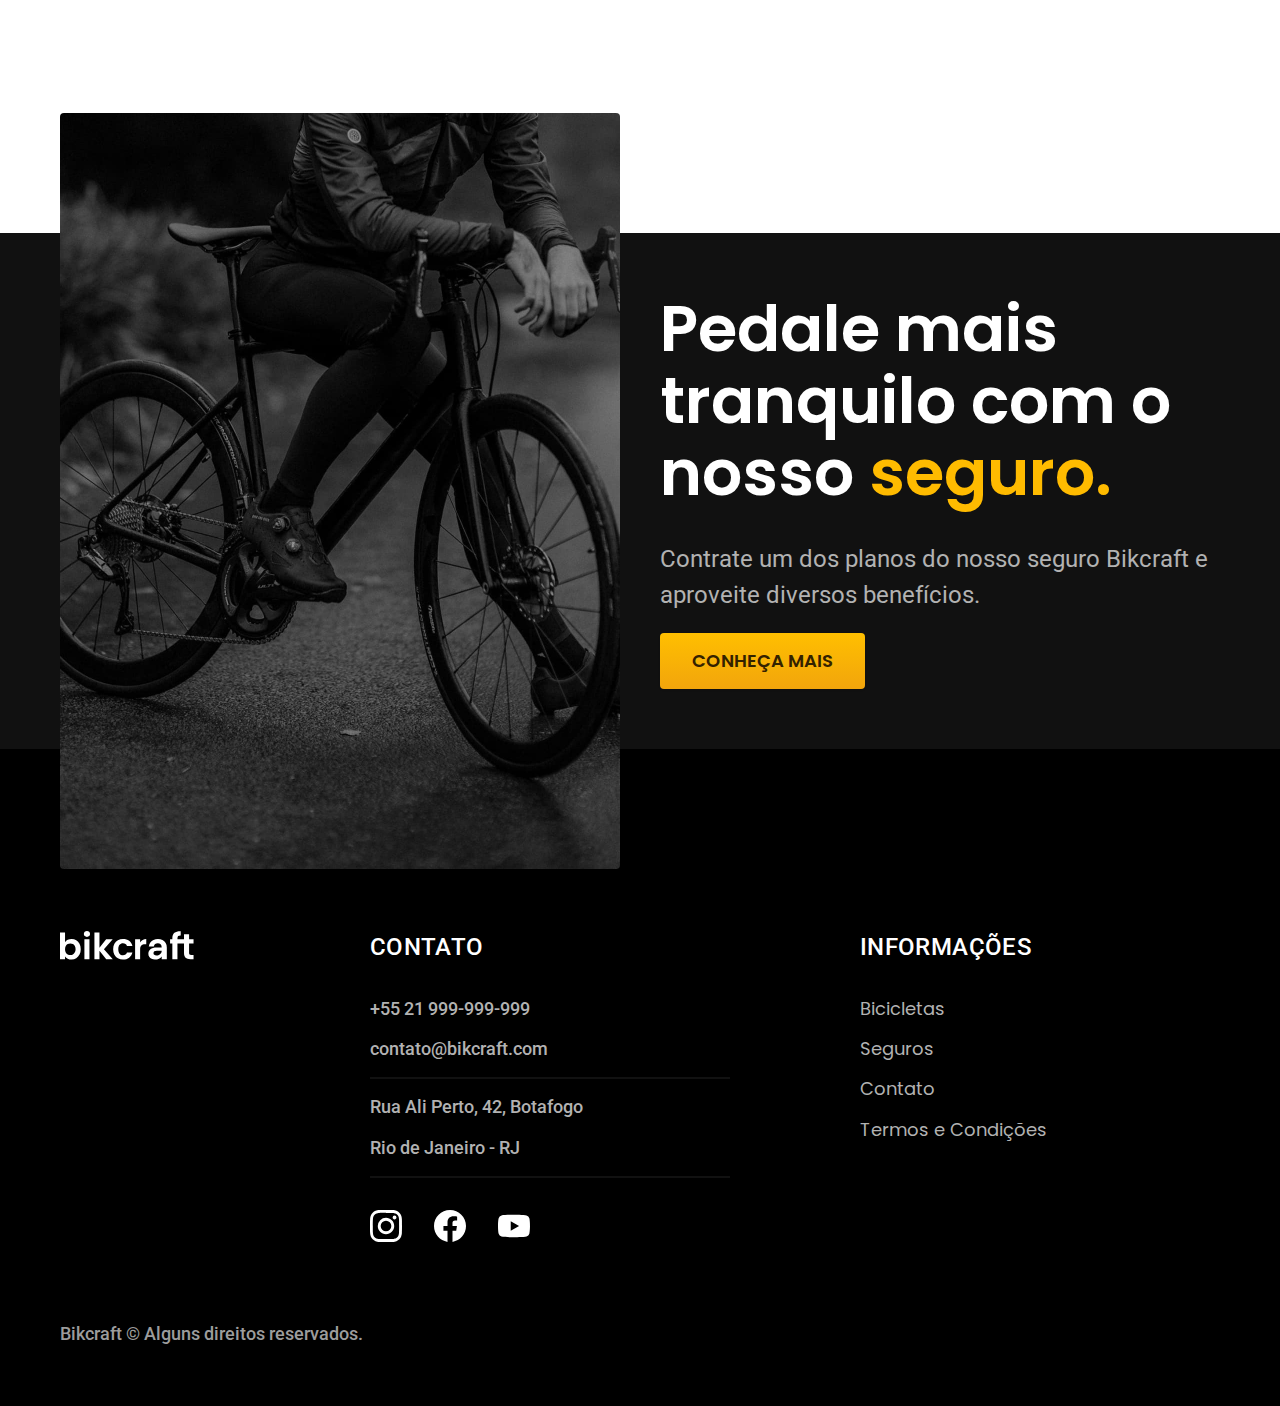
<file: bicicletas/nebula.html>
<!DOCTYPE html>
<html lang="pt-br">

<head>
  <meta charset="UTF-8">
  <meta http-equiv="X-UA-Compatible" content="IE=edge">
  <meta name="viewport" content="width=device-width, initial-scale=1.0">
  <meta name="description" content="Termos e condições">
  <title>Nebula Cosmic | Bikcraft</title>
  <link rel="stylesheet" href="../css/styles.css">
  <link rel="preconnect" href="https://fonts.googleapis.com">
  <link rel="preconnect" href="https://fonts.gstatic.com" crossorigin>
  <link
    href="https://fonts.googleapis.com/css2?family=Merriweather:ital,wght@1,900&family=Poppins:wght@400;600&family=Roboto:wght@400;500&display=swap"
    rel="stylesheet">

  <script>
    document.documentElement.classList.add('js');
  </script>

</head>

<body id="bicicleta">
  <header class="header-bg">
    <div class="header container">
      <a href="../"><img src="../img/bikcraft.svg" widht="136" height="32" alt="Bikcraft"></a>
      <nav aria-label="primaria">
        <ul class="header-menu font-1-m cor-0">
          <li><a href="../bicicletas.html">Bicicletas</a></li>
          <li><a href="../seguros.html">Seguros</a></li>
          <li><a href="../contato.html">Contato</a></li>
        </ul>
      </nav>
    </div>
  </header>

  <main class="titulo-bg">
    <div>
      <div class="titulo container">
        <p class="font-2-xl cor-5">R$ 3999</p>
        <h1 class="font-1-xxl cor-0">Nebula Cosmic<span class="cor-p1">.</span></h1>
      </div>
    </div>
    <div class="bicicleta container">
      <div class="bicicleta-imagens">
        <img src="../img/bicicleta/nimbus3.jpg" widht="1120" height="880" alt="Bicicleta 1">
        <img src="../img/bicicleta/nimbus1.jpg" widht="1120" height="880" alt="Bicicleta 2">
        <img src="../img/bicicleta/nimbus2.jpg" widht="1120" height="880" alt="Bicicleta 3">
      </div>

      <div class="bicicleta-conteudo">
        <p class="font-2-l cor-5">
          A Nebula Cosmic é a melhor Bikcraft já criada pela nossa equipe. Ela vem equipada com os melhores acessórios,
          o
          que garante maior velocidade.
        </p>
        <div class="bicicleta-comprar">
          <a class="botao" href="../orcamento.html?tipo=bikcraft&produto=nebula">Comprar Agora</a>
          <span class="font-1-xs cor-6">
            <img src="../img/icones/entrega.svg" widht="16" height="16" alt="">entrega em 5 dias
          </span>
          <span class="font-1-xs cor-6">
            <img src="../img/icones/estoque.svg" widht="16" height="16" alt="">18 em estoque
          </span>
        </div>

        <h2 class="font-1-xs cor-0">Informações</h2>
        <ul class="bicicleta-informacoes">
          <li>
            <img src="../img/icones/eletrica.svg" widht="32" height="32" alt="">
            <h3 class="font-1-m cor-0">Motor Elétrico</h3>
            <p class="font-2-xs cor-5">Permite você viajar distâncias inimagináveis com a sua bike.</p>
          </li>
          <li>
            <img src="../img/icones/velocidade.svg" widht="32" height="32" alt="">
            <h3 class="font-1-m cor-0">45 Km/h</h3>
            <p class="font-2-xs cor-5">A mais rápida bicicleta elétrica disponível hoje no mercado.</p>
          </li>
          <li>
            <img src="../img/icones/rastreador.svg" widht="32" height="32" alt="">
            <h3 class="font-1-m cor-0">Rastreador</h3>
            <p class="font-2-xs cor-5">Rastreador e sistema anti-furto para garantir o seu sossego.</p>
          </li>
          <li>
            <img src="../img/icones/carbono.svg" widht="32" height="32" alt="">
            <h3 class="font-1-m cor-0">Fibra de Carbono</h3>
            <p class="font-2-xs cor-5">Maior proteção possível para a sua Bikcraft com fibra de carbono.</p>
          </li>
        </ul>
        <h2 class="font-1-xs cor-0">Ficha Técnica</h2>
        <ul class="bicicleta-ficha font-2-s cor-4">
          <li>Peso <span>9 Kg</span></li>
          <li>Altura <span>60 cm</span></li>
          <li>Largura <span>120 cm</span></li>
          <li>Profundidade <span>10 cm</span></li>
          <li>Marchas <span>16</span></li>
          <li>Roda <span>29</span></li>
        </ul>
      </div>
    </div>
  </main>

  <article class="bicicletas-lista container">
    <h2 class="font-1-xxl">escolha a sua<span class="cor-p1">.</span></h2>
    <ul>
      <li>
        <a href="./nimbus.html">
          <img src="../img/bicicletas/nimbus.jpg" widht="1120" height="680" alt="Bicicleta Nebula Cosmic">
          <h3 class="font-1-xl">Nimbus Stark</h3>
          <span class="font-2-m cor-8">R$ 4999</span>
        </a>
      </li>
      <li>
        <a href="./magic.html">
          <img src="../img/bicicletas/magic.jpg" widht="1120" height="680" alt="Bicicleta Magic Might">
          <h3 class="font-1-xl">Magic Might</h3>
          <span class="font-2-m cor-8">R$ 2499</span>
        </a>
      </li>

    </ul>
  </article>

  <article class="seguro-bg">
    <div class="seguro container">
      <div class="seguro-imagem">
        <img src="../img/fotos/seguros.jpg" widht="1360" height="1512" alt="Pessoa parada em cima de uma bicicleta">
      </div>
      <div class="seguro-conteudo">
        <h2 class="font-1-xxl cor-0">Pedale mais tranquilo com o nosso <span class="cor-p1">seguro.</span></h2>
        <p class="font-2-l cor-5">Contrate um dos planos do nosso seguro Bikcraft e aproveite diversos benefícios.</p>
        <a class="botao" href="../seguros.html">Conheça Mais</a>
      </div>
    </div>
  </article>

  <footer class="footer-bg">
    <div class="footer container">
      <a href="../">
        <img src="../img/bikcraft.svg" widht="136" height="32" alt="">
      </a>
      <div class="footer-contato">
        <h3 class="font-2-l-b cor-0">Contato</h3>
        <ul class="font-2-m cor-5">
          <li><a href="tel:+5521999999999">+55 21 999-999-999</a></li>
          <li><a href="mailto:contato@bikcraft.com">contato@bikcraft.com</a></li>
          <li>Rua Ali Perto, 42, Botafogo</li>
          <li>Rio de Janeiro - RJ</li>
        </ul>
        <div class="footer-redes">
          <a href="../">
            <img src="../img/redes/instagram.svg" widht="32" height="32" alt="Instagram">
          </a>
          <a href="../">
            <img src="../img/redes/facebook.svg" widht="32" height="32" alt="Facebook">
          </a>
          <a href="../">
            <img src="../img/redes/youtube.svg" widht="32" height="32" alt="YouTube">
          </a>
        </div>
      </div>
      <div class="footer-informacoes">
        <h3 class="font-2-l-b cor-0">Informações</h3>
        <nav>
          <ul class="font-1-m cor-5">
            <li><a href="../bicicletas.html">Bicicletas</a></li>
            <li><a href="../seguros.html">Seguros</a></li>
            <li><a href="../contato.html">Contato</a></li>
            <li><a href="../termos.html">Termos e Condições</a></li>
          </ul>
        </nav>
      </div>
      <p class="footer-copy font-2-m cor-6">Bikcraft &copy; Alguns direitos reservados.</p>
    </div>

  </footer>
  <script src="../js/script.js"></script>
</body>

</html>
</file>
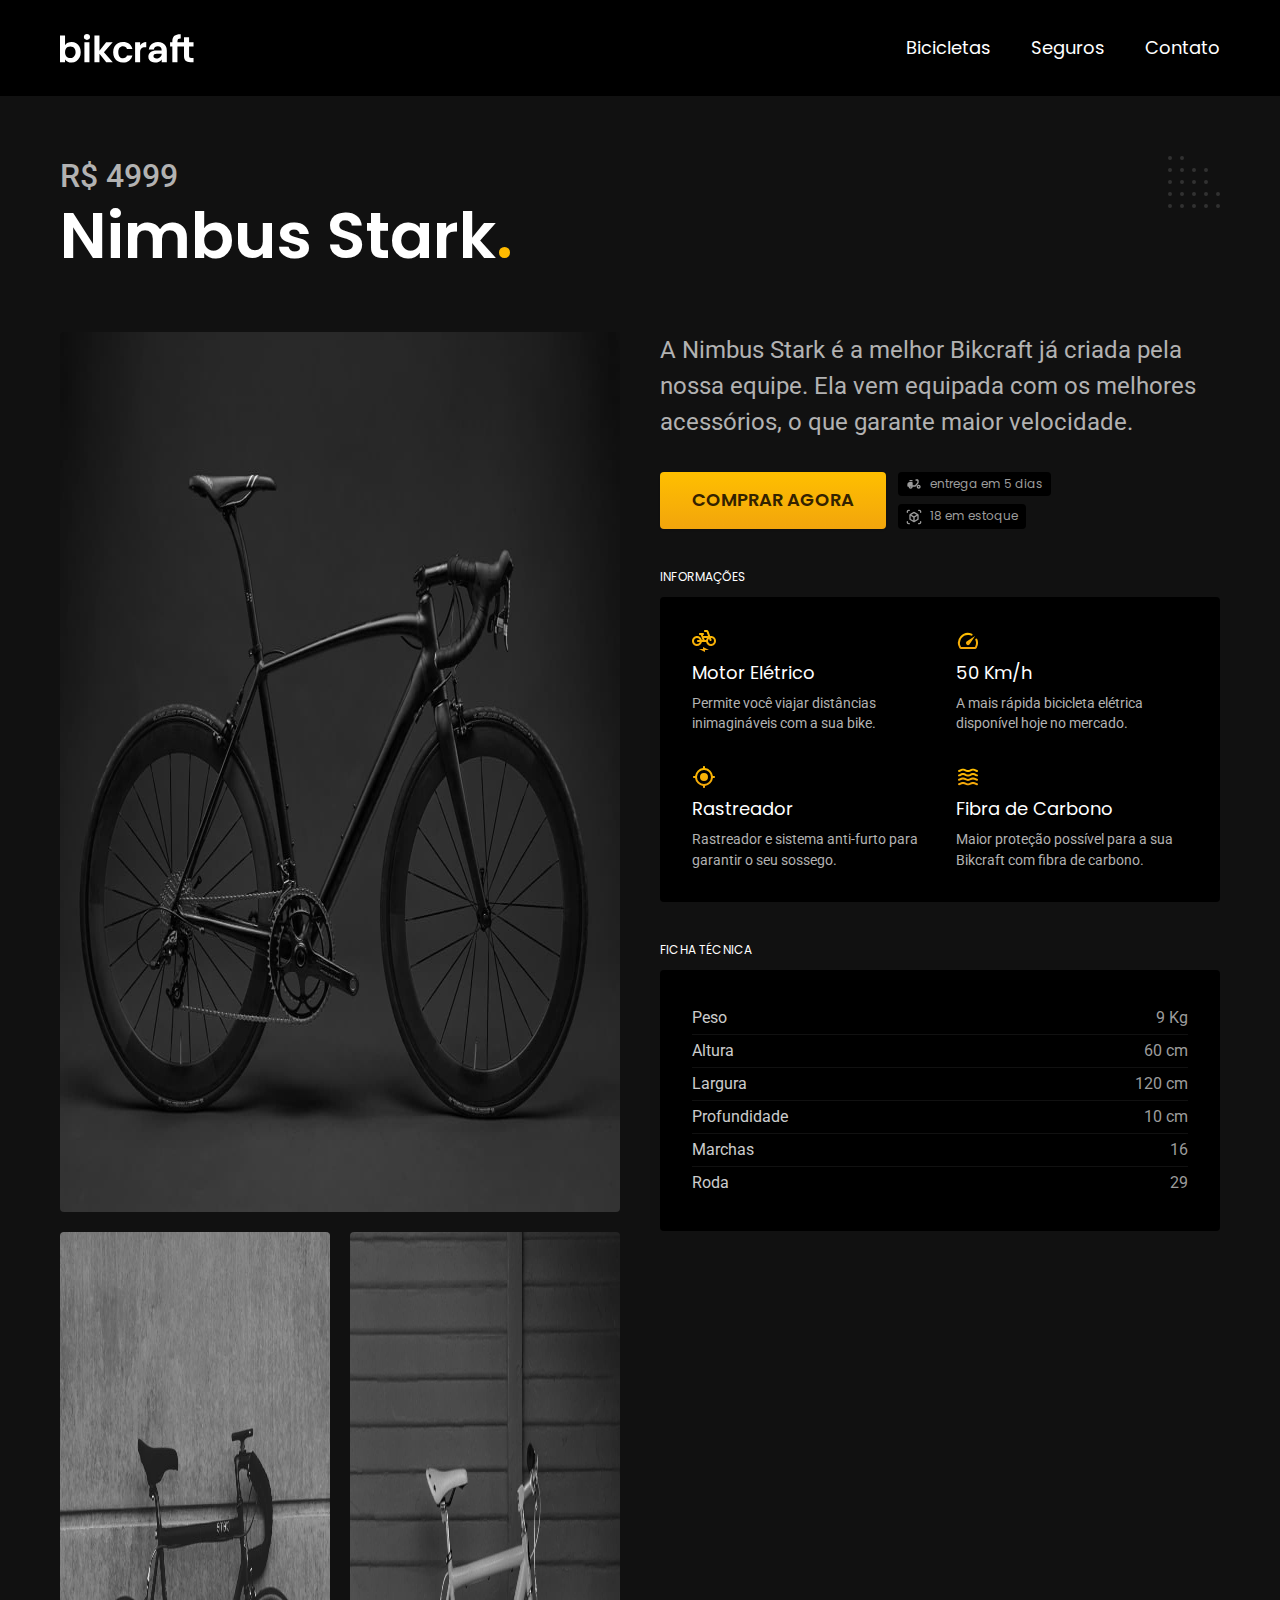
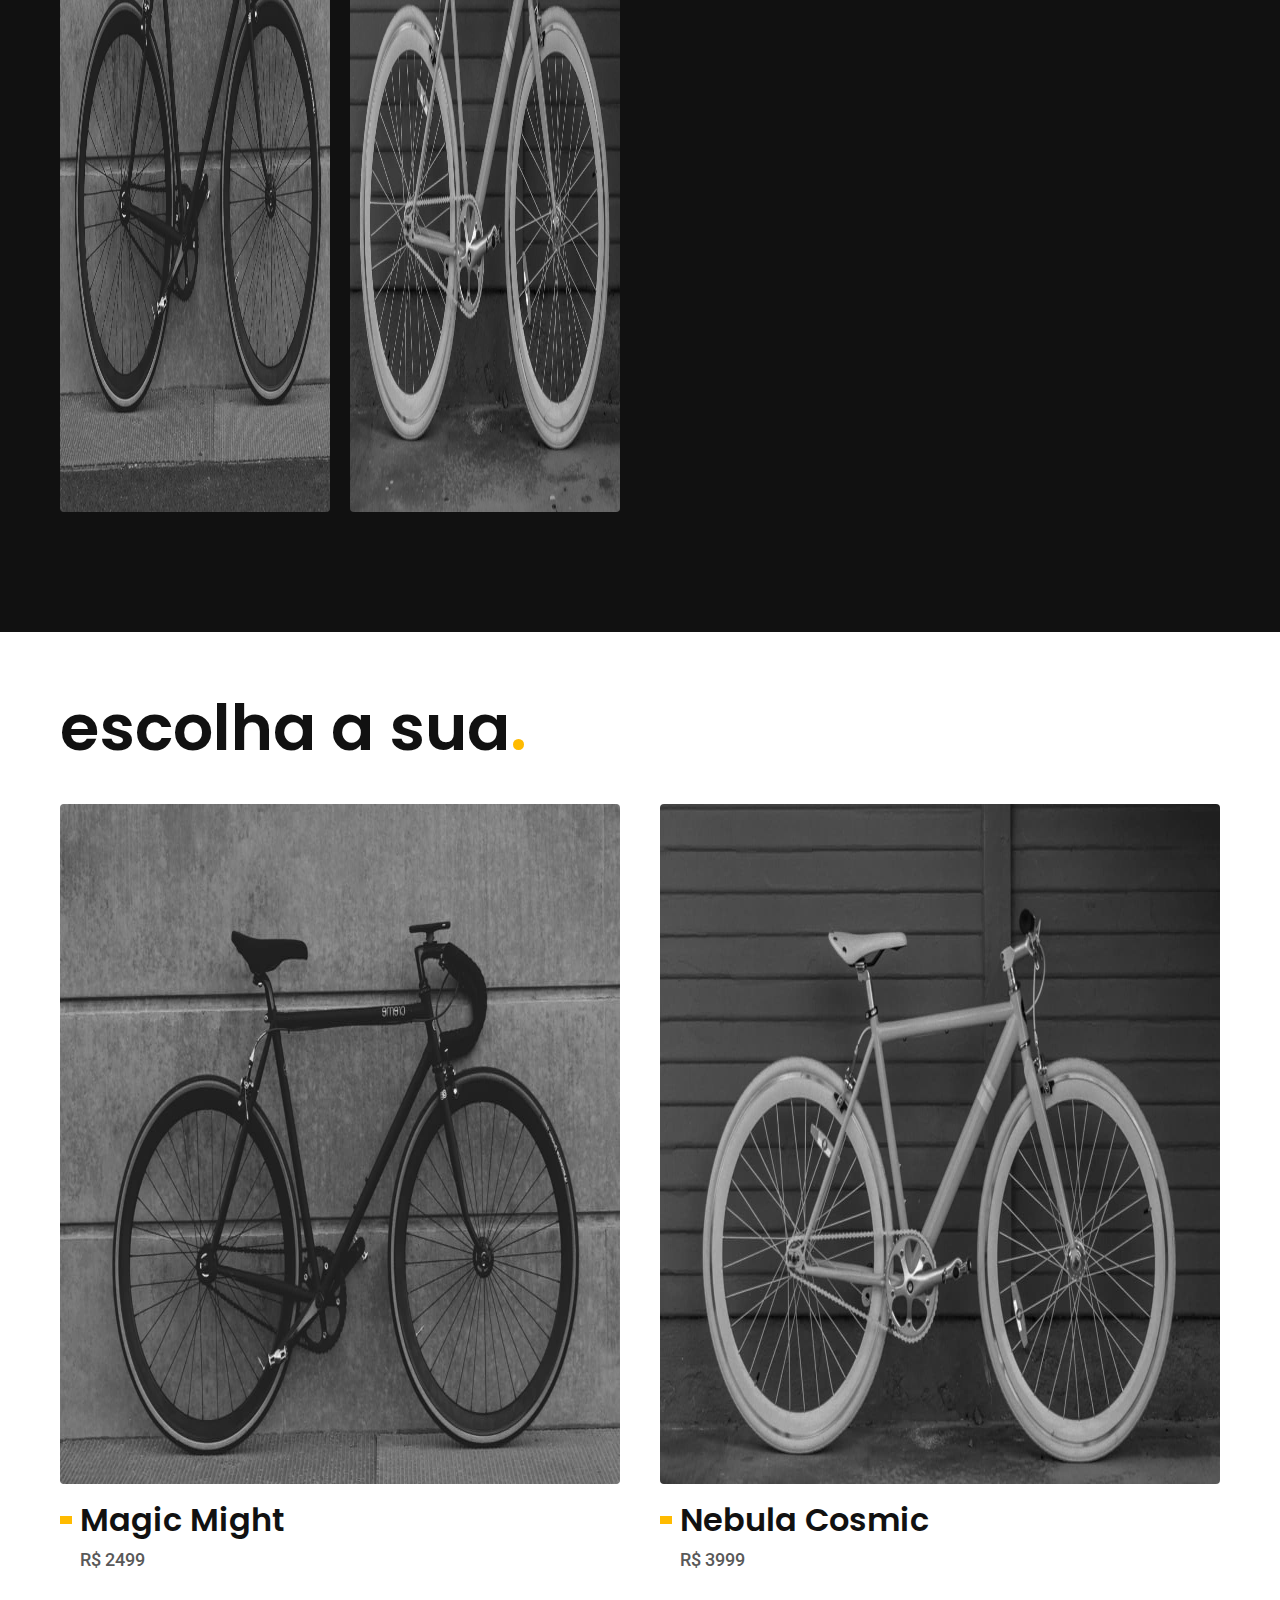
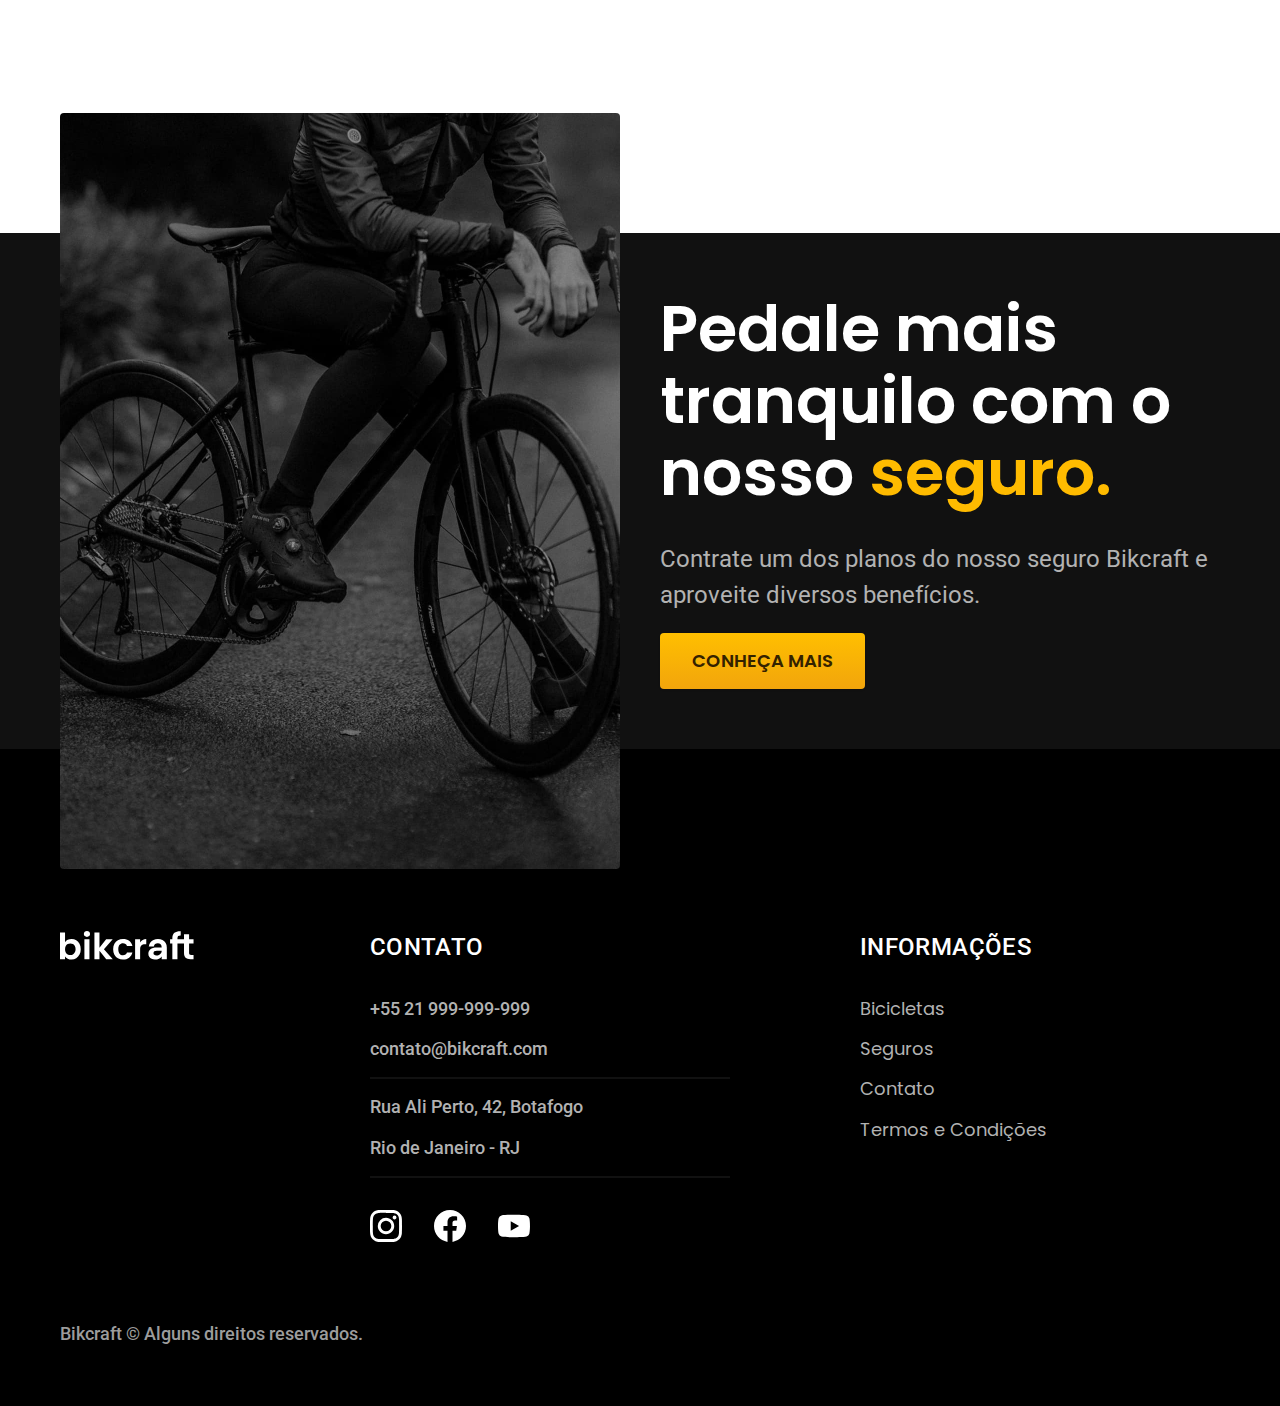
<file: bicicletas/nimbus.html>
<!DOCTYPE html>
<html lang="pt-br">

<head>
  <meta charset="UTF-8">
  <meta http-equiv="X-UA-Compatible" content="IE=edge">
  <meta name="viewport" content="width=device-width, initial-scale=1.0">
  <meta name="description" content="Termos e condições">
  <title>Nimbus Stark | Bikcraft</title>
  <link rel="stylesheet" href="../css/styles.css">
  <link rel="preconnect" href="https://fonts.googleapis.com">
  <link rel="preconnect" href="https://fonts.gstatic.com" crossorigin>
  <link
    href="https://fonts.googleapis.com/css2?family=Merriweather:ital,wght@1,900&family=Poppins:wght@400;600&family=Roboto:wght@400;500&display=swap"
    rel="stylesheet">

  <script>
    document.documentElement.classList.add('js');
  </script>

</head>

<body id="bicicleta">
  <header class="header-bg">
    <div class="header container">
      <a href="../"><img src="../img/bikcraft.svg" widht="136" height="32" alt="Bikcraft"></a>
      <nav aria-label="primaria">
        <ul class="header-menu font-1-m cor-0">
          <li><a href="../bicicletas.html">Bicicletas</a></li>
          <li><a href="../seguros.html">Seguros</a></li>
          <li><a href="../contato.html">Contato</a></li>
        </ul>
      </nav>
    </div>
  </header>

  <main class="titulo-bg">
    <div>
      <div class="titulo container">
        <p class="font-2-xl cor-5">R$ 4999</p>
        <h1 class="font-1-xxl cor-0">Nimbus Stark<span class="cor-p1">.</span></h1>
      </div>
    </div>
    <div class="bicicleta container">
      <div class="bicicleta-imagens">
        <img src="../img/bicicleta/nimbus1.jpg" width="1120" height="880" alt="Bicicleta 1">
        <img src="../img/bicicleta/nimbus2.jpg" width="1120" height="880" alt="Bicicleta 2">
        <img src="../img/bicicleta/nimbus3.jpg" width="1120" height="880" alt="Bicicleta 3">
      </div>

      <div class="bicicleta-conteudo">
        <p class="font-2-l cor-5">
          A Nimbus Stark é a melhor Bikcraft já criada pela nossa equipe. Ela vem equipada com os melhores acessórios, o
          que garante maior velocidade.
        </p>
        <div class="bicicleta-comprar">
          <a class="botao" href="../orcamento.html?tipo=bikcraft&produto=nimbus">Comprar Agora</a>
          <span class="font-1-xs cor-6">
            <img src="../img/icones/entrega.svg" alt="">entrega em 5 dias
          </span>
          <span class="font-1-xs cor-6">
            <img src="../img/icones/estoque.svg" alt="">18 em estoque
          </span>
        </div>

        <h2 class="font-1-xs cor-0">Informações</h2>
        <ul class="bicicleta-informacoes">
          <li>
            <img src="../img/icones/eletrica.svg" alt="">
            <h3 class="font-1-m cor-0">Motor Elétrico</h3>
            <p class="font-2-xs cor-5">Permite você viajar distâncias inimagináveis com a sua bike.</p>
          </li>
          <li>
            <img src="../img/icones/velocidade.svg" alt="">
            <h3 class="font-1-m cor-0">50 Km/h</h3>
            <p class="font-2-xs cor-5">A mais rápida bicicleta elétrica disponível hoje no mercado.</p>
          </li>
          <li>
            <img src="../img/icones/rastreador.svg" alt="">
            <h3 class="font-1-m cor-0">Rastreador</h3>
            <p class="font-2-xs cor-5">Rastreador e sistema anti-furto para garantir o seu sossego.</p>
          </li>
          <li>
            <img src="../img/icones/carbono.svg" alt="">
            <h3 class="font-1-m cor-0">Fibra de Carbono</h3>
            <p class="font-2-xs cor-5">Maior proteção possível para a sua Bikcraft com fibra de carbono.</p>
          </li>
        </ul>
        <h2 class="font-1-xs cor-0">Ficha Técnica</h2>
        <ul class="bicicleta-ficha font-2-s cor-4">
          <li>Peso <span>9 Kg</span></li>
          <li>Altura <span>60 cm</span></li>
          <li>Largura <span>120 cm</span></li>
          <li>Profundidade <span>10 cm</span></li>
          <li>Marchas <span>16</span></li>
          <li>Roda <span>29</span></li>
        </ul>
      </div>
    </div>
  </main>

  <article class="bicicletas-lista container">
    <h2 class="font-1-xxl">escolha a sua<span class="cor-p1">.</span></h2>
    <ul>
      <li>
        <a href="./magic.html">
          <img src="../img/bicicletas/magic.jpg" widht="1120" height="680" alt="Bicicleta Magic Might">
          <h3 class="font-1-xl">Magic Might</h3>
          <span class="font-2-m cor-8">R$ 2499</span>
        </a>
      </li>

      <li>
        <a href="./nebula.html">
          <img src="../img/bicicletas/nebula.jpg" widht="1120" height="680" alt="Bicicleta Nebula Cosmic">
          <h3 class="font-1-xl">Nebula Cosmic</h3>
          <span class="font-2-m cor-8">R$ 3999</span>
        </a>
      </li>
    </ul>
  </article>

  <article class="seguro-bg">
    <div class="seguro container">
      <div class="seguro-imagem">
        <img src="../img/fotos/seguros.jpg" widht="1360" height="1512" alt="Pessoa parada em cima de uma bicicleta">
      </div>
      <div class="seguro-conteudo">
        <h2 class="font-1-xxl cor-0">Pedale mais tranquilo com o nosso <span class="cor-p1">seguro.</span></h2>
        <p class="font-2-l cor-5">Contrate um dos planos do nosso seguro Bikcraft e aproveite diversos benefícios.</p>
        <a class="botao" href="../seguros.html">Conheça Mais</a>
      </div>
    </div>
  </article>

  <footer class="footer-bg">
    <div class="footer container">
      <a href="../">
        <img src="../img/bikcraft.svg" widht="136" height="32" alt="">
      </a>
      <div class="footer-contato">
        <h3 class="font-2-l-b cor-0">Contato</h3>
        <ul class="font-2-m cor-5">
          <li><a href="tel:+5521999999999">+55 21 999-999-999</a></li>
          <li><a href="mailto:contato@bikcraft.com">contato@bikcraft.com</a></li>
          <li>Rua Ali Perto, 42, Botafogo</li>
          <li>Rio de Janeiro - RJ</li>
        </ul>
        <div class="footer-redes">
          <a href="../">
            <img src="../img/redes/instagram.svg" widht="32" height="32" alt="Instagram">
          </a>
          <a href="../">
            <img src="../img/redes/facebook.svg" widht="32" height="32" alt="Facebook">
          </a>
          <a href="../">
            <img src="../img/redes/youtube.svg" widht="32" height="32" alt="YouTube">
          </a>
        </div>
      </div>
      <div class="footer-informacoes">
        <h3 class="font-2-l-b cor-0">Informações</h3>
        <nav>
          <ul class="font-1-m cor-5">
            <li><a href="../bicicletas.html">Bicicletas</a></li>
            <li><a href="../seguros.html">Seguros</a></li>
            <li><a href="../contato.html">Contato</a></li>
            <li><a href="../termos.html">Termos e Condições</a></li>
          </ul>
        </nav>
      </div>
      <p class="footer-copy font-2-m cor-6">Bikcraft &copy; Alguns direitos reservados.</p>
    </div>

  </footer>
  <script src="../js/script.js"></script>
</body>

</html>
</file>
<file: css/styles.css>
@import "./global/global.css";
@import "./utilidades/tipografia.css";
@import "./utilidades/cores.css";
@import "./utilidades/animacao.css";

@import "./global/header.css";
@import "./global/footer.css";

/* Utilidades */
@import "./utilidades/componentes.css";
@import "./utilidades/formulario.css";

/* Home */
@import "./home/introducao.css";
@import "./home/tecnologia.css";
@import "./home/parceiros.css";
@import "./home/depoimento.css";

/* Bicicletas */
@import "./bicicletas/bicicletas-lista.css";
@import "./bicicletas/bicicletas.css";

/* Bicicleta */
@import "./bicicleta/bicicleta.css";
@import "./bicicleta/seguro.css";

/* Seguros */
@import "./seguros/seguros.css";
@import "./seguros/vantagens.css";
@import "./seguros/perguntas.css";

/* Contato */
@import "./contato/contato.css";
@import "./contato/lojas.css";

/* Orçamento */
@import "./orcamento/orcamento.css";

/* Termos */
@import "./termos/termos.css";
</file>
